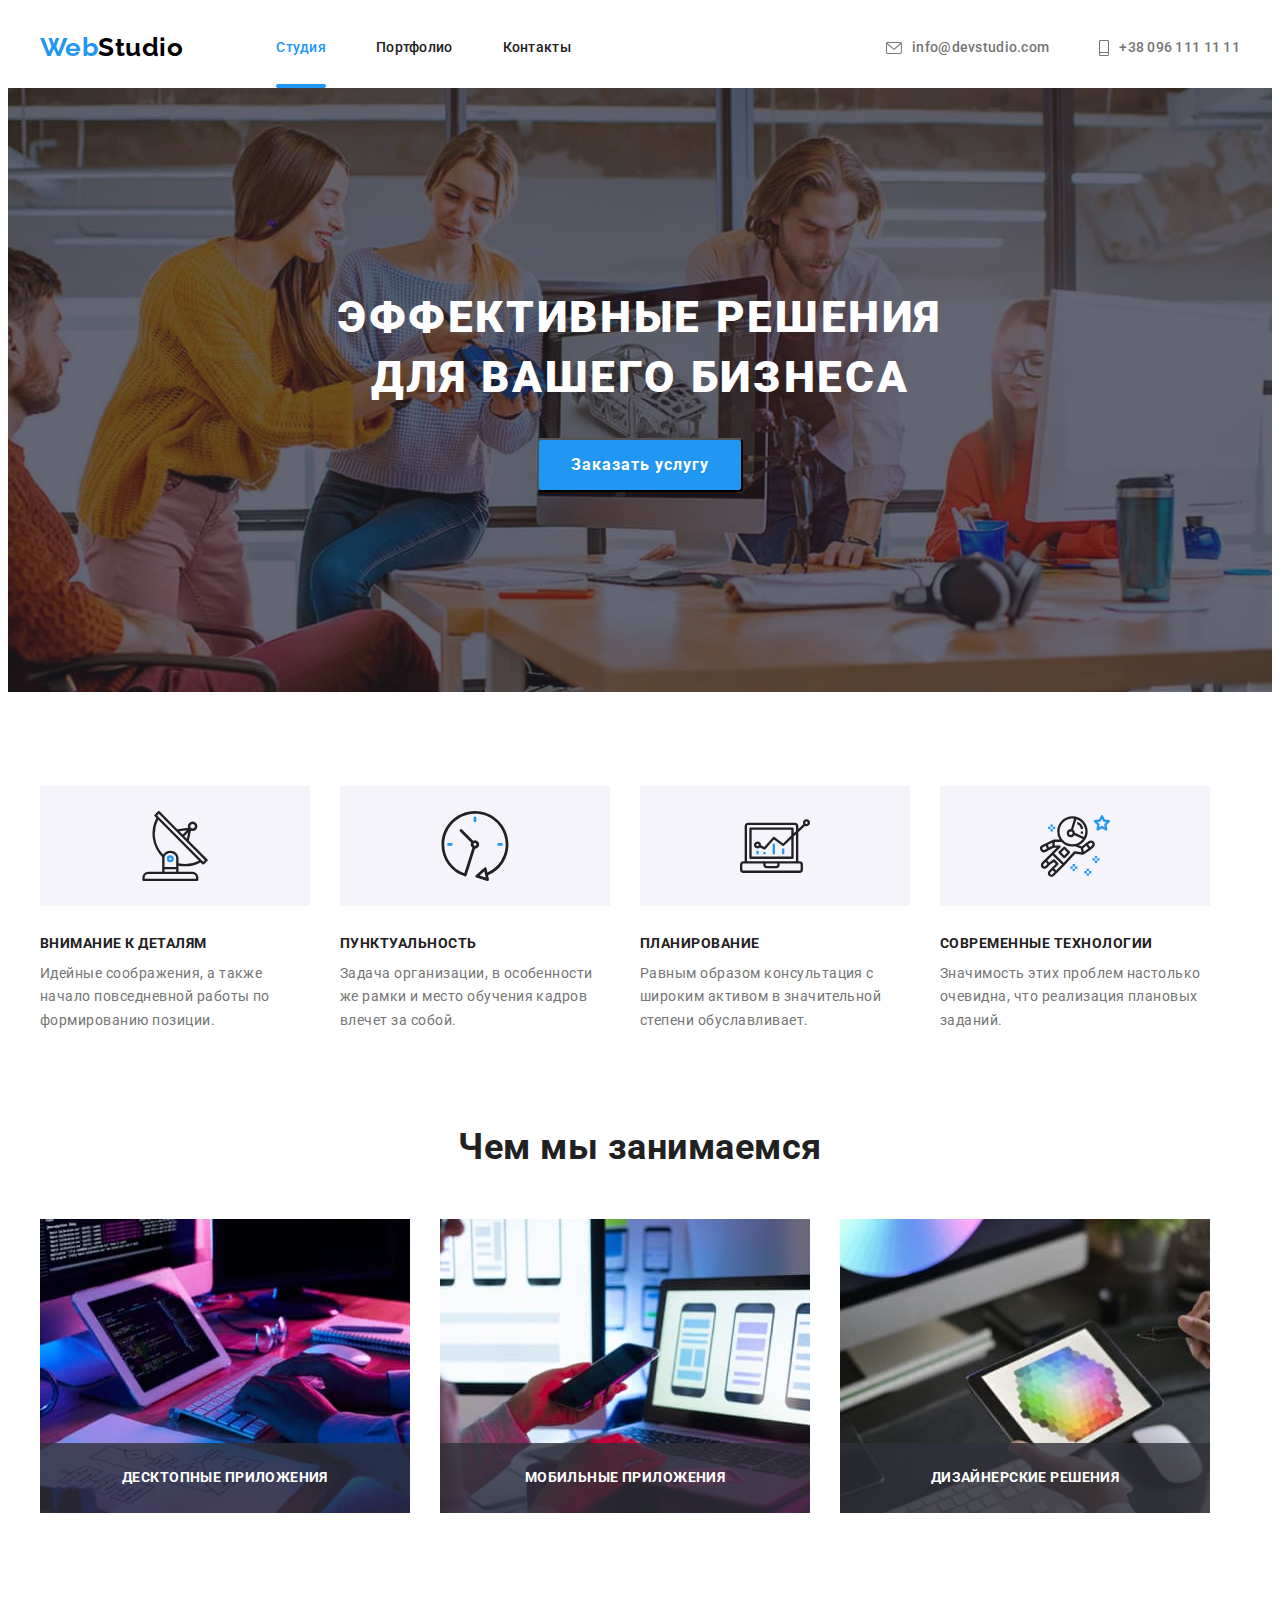
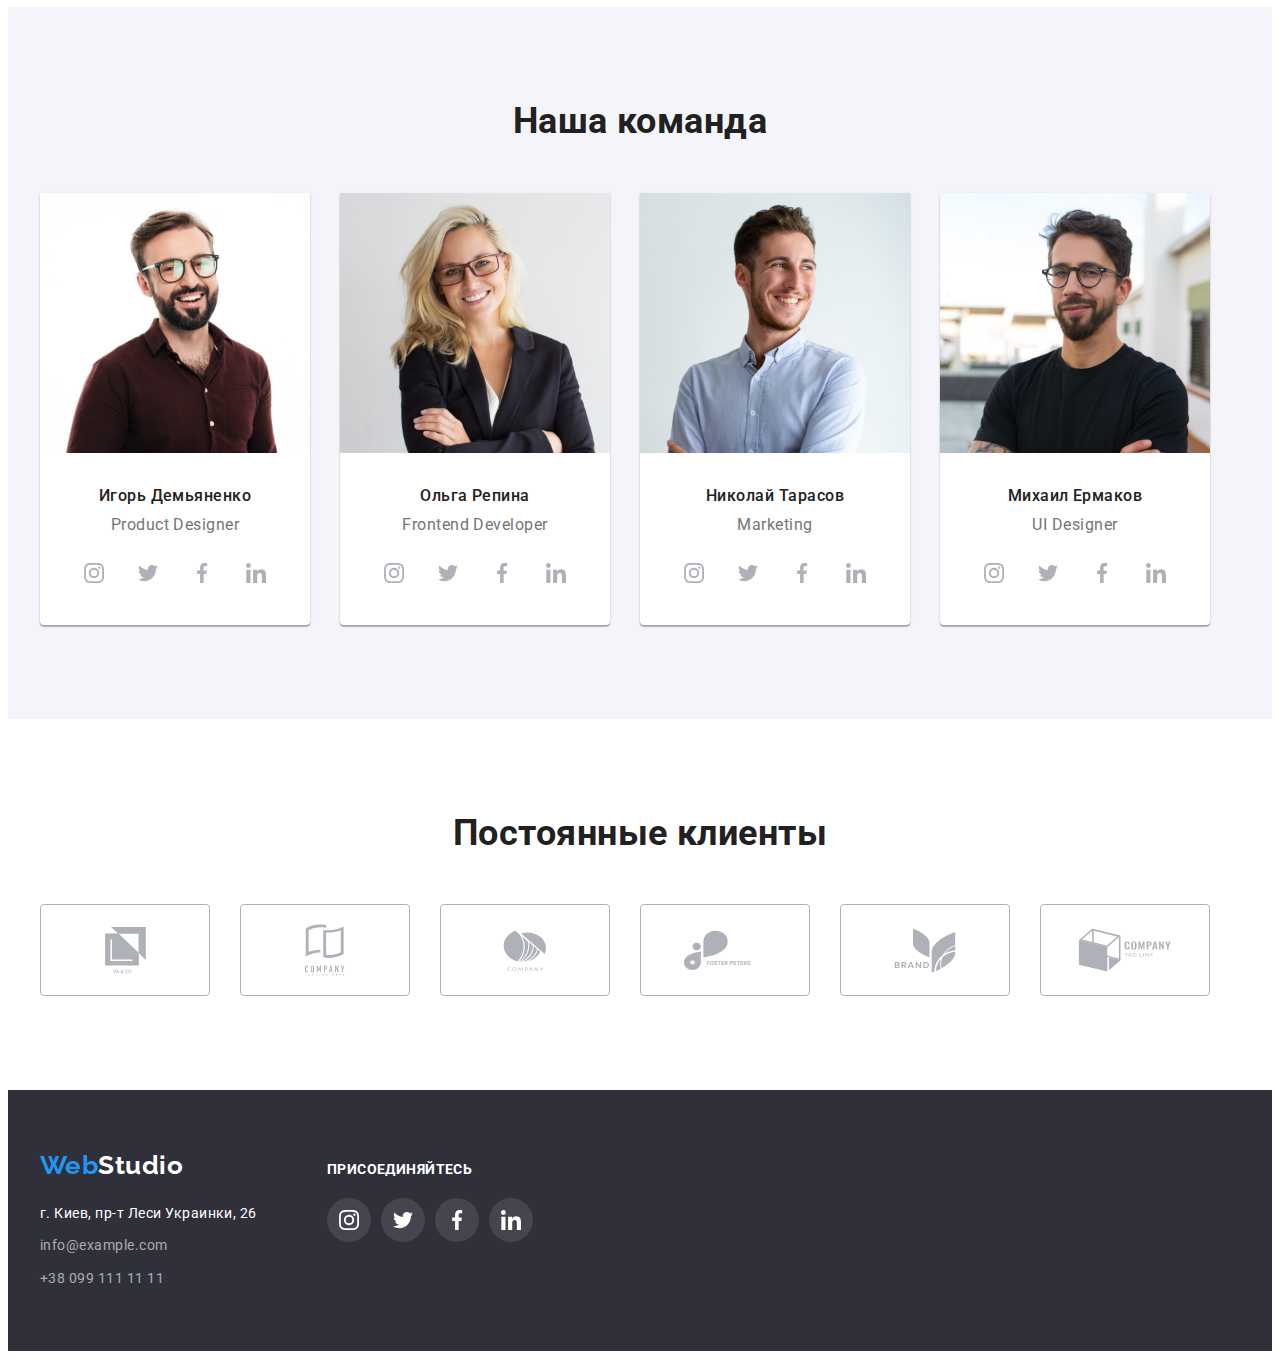
<file: index.html>
<!DOCTYPE html>
<html lang="ru">
  <head>
    <meta charset="UTF-8" />
    <meta http-equiv="X-UA-Compatible" content="IE=edge" />
    <meta name="viewport" content="width=device-width, initial-scale=1.0" />
    <title>Студия</title>
    <link rel="preconnect" href="https://fonts.googleapis.com" />
    <link rel="preconnect" href="https://fonts.gstatic.com" crossorigin />
    <link
      href="https://fonts.googleapis.com/css2?family=Raleway:wght@700&family=Roboto:wght@400;500;700;900&display=swap"
      rel="stylesheet"
    />
    <link
      rel="stylesheet"
      href="https://cdnjs.cloudflare.com/ajax/libs/modern-normalize/1.1.0/modern-normalize.min.css"
      integrity="sha512-wpPYUAdjBVSE4KJnH1VR1HeZfpl1ub8YT/NKx4PuQ5NmX2tKuGu6U/JRp5y+Y8XG2tV+wKQpNHVUX03MfMFn9Q=="
      crossorigin="anonymous"
      referrerpolicy="no-referrer"
    />
    <link rel="stylesheet" href="./css/styles.css" />
  </head>
  <body>
    <!--шапка-->
    <header class="page">
      <div class="container">
        <nav class="page-nav">
          <a class="page-nav-logo link" href="./index.html"
            ><span class="first-part-logo">Web</span><span class="second-part-logo">Studio</span></a
          >
          <ul class="page-nav-list list">
            <li class="item"><a class="link current" href="./index.html">Студия</a></li>
            <li class="item"><a class="link" href="./portfolio.html">Портфолио</a></li>
            <li class="item"><a class="link" href="">Контакты</a></li>
          </ul>
        </nav>

        <ul class="contacts list">
          <li class="item">
            <a class="link" href="mailto:info@devstudio.com"
              ><svg class="mail-icon" width="16px" height="12px">
                <use href="./images/svg/icons.svg#icon-mail"></use></svg
              >info@devstudio.com</a
            >
          </li>
          <li class="item">
            <a class="link" href="tel:+380961111111"
              ><svg class="phone-icon" width="10px" height="16px">
                <use href="./images/svg/icons.svg#icon-phone"></use></svg
              >+38 096 111 11 11</a
            >
          </li>
        </ul>
      </div>
    </header>
    <main>
      <!--секция герой-->
      <section class="hero">
        <h1 class="hero-title">Эффективные решения для вашего бизнеса</h1>
        <button class="hero-button" type="button" data-modal-open>Заказать услугу</button>
      </section>

      <!--наши приемущества-->
      <section class="advantages section">
        <div class="container">
          <h2 class="advantages-title visually-hidden">наши приемущества</h2>
          <ul class="advantages-list list">
            <li class="item">
              <div class="thumb">
                <svg class="icon" widht="70px" height="70px">
                  <use href="./images/svg/icons.svg#icon-antenna"></use>
                </svg>
              </div>
              <h3 class="title">Внимание к деталям</h3>
              <p class="text">
                Идейные соображения, а также начало повседневной работы по формированию позиции.
              </p>
            </li>
            <li class="item">
              <div class="thumb">
                <svg class="icon" widht="70px" height="70px">
                  <use href="./images/svg/icons.svg#icon-clock"></use>
                </svg>
              </div>
              <h3 class="title">Пунктуальность</h3>
              <p class="text">
                Задача организации, в особенности же рамки и место обучения кадров влечет за собой.
              </p>
            </li>
            <li class="item">
              <div class="thumb">
                <svg class="icon" widht="70px" height="70px">
                  <use href="./images/svg/icons.svg#icon-diagram"></use>
                </svg>
              </div>
              <h3 class="title">Планирование</h3>
              <p class="text">
                Равным образом консультация с широким активом в значительной степени обуславливает.
              </p>
            </li>
            <li class="item">
              <div class="thumb">
                <svg class="icon" widht="70px" height="70px">
                  <use href="./images/svg/icons.svg#icon-astronaut"></use>
                </svg>
              </div>
              <h3 class="title">Современные технологии</h3>
              <p class="text">
                Значимость этих проблем настолько очевидна, что реализация плановых заданий.
              </p>
            </li>
          </ul>
        </div>
      </section>
      <!-- Чем мы занимаемся -->
      <section class="possibilities section">
        <div class="container">
          <h2 class="possibilities-title title">Чем мы занимаемся</h2>
          <ul class="possibilities-list list">
            <li class="item">
              <img src="images/box1.jpg" width="370" alt="монитор с изображением кода страницы" />
              <div class="label"><p class="text">Десктопные приложения</p></div>
            </li>
            <li class="item">
              <img src="images/box2.jpg" width="370" alt="смартфон и ноутбук" />
              <div class="label"><p class="text">Мобильные приложения</p></div>
            </li>
            <li class="item">
              <img src="images/box3.jpg" width="370" alt="планшет в руке" />
              <div class="label"><p class="text">Дизайнерские решения</p></div>
            </li>
          </ul>
        </div>
      </section>
      <!-- наша команда -->
      <section class="team section">
        <div class="container">
          <h2 class="team-title title">Наша команда</h2>
          <ul class="team-list list">
            <li class="item">
              <img src="images/img1.jpg" width="270" alt="фото члена команды" />
              <div class="card-bottom">
                <h3 class="title">Игорь Демьяненко</h3>
                <p class="profession">Product Designer</p>
                <ul class="social list">
                  <li class="icon-item">
                    <a class="link" href="http://instagram.com"
                      ><svg class="icon">
                        <use href="./images/svg/icons.svg#icon-instagram"></use></svg
                    ></a>
                  </li>
                  <li class="icon-item">
                    <a class="link" href="http://twitter.com"
                      ><svg class="icon">
                        <use href="./images/svg/icons.svg#icon-twitter"></use></svg
                    ></a>
                  </li>
                  <li class="icon-item">
                    <a class="link" href="http://https://www.facebook.com/"
                      ><svg class="icon">
                        <use href="./images/svg/icons.svg#icon-facebook"></use></svg
                    ></a>
                  </li>
                  <li class="icon-item">
                    <a class="link" href="http://https://www.linkedin.com/"
                      ><svg class="icon">
                        <use href="./images/svg/icons.svg#icon-linkedin"></use></svg
                    ></a>
                  </li>
                </ul>
              </div>
            </li>
            <li class="item">
              <img src="images/img2.jpg" width="270" alt="фото члена команды" />
              <div class="card-bottom">
                <h3 class="title">Ольга Репина</h3>
                <p class="profession">Frontend Developer</p>
                <ul class="social list">
                  <li class="icon-item">
                    <a class="link" href="http://instagram.com"
                      ><svg class="icon">
                        <use href="./images/svg/icons.svg#icon-instagram"></use></svg
                    ></a>
                  </li>
                  <li class="icon-item">
                    <a class="link" href="http://twitter.com"
                      ><svg class="icon">
                        <use href="./images/svg/icons.svg#icon-twitter"></use></svg
                    ></a>
                  </li>
                  <li class="icon-item">
                    <a class="link" href="http://www.facebook.com/"
                      ><svg class="icon">
                        <use href="./images/svg/icons.svg#icon-facebook"></use></svg
                    ></a>
                  </li>
                  <li class="icon-item">
                    <a class="link" href="http://www.linkedin.com/"
                      ><svg class="icon">
                        <use href="./images/svg/icons.svg#icon-linkedin"></use></svg
                    ></a>
                  </li>
                </ul>
              </div>
            </li>
            <li class="item">
              <img src="images/img3.jpg" width="270" alt="фото члена команды" />
              <div class="card-bottom">
                <h3 class="title">Николай Тарасов</h3>
                <p class="profession">Marketing</p>
                <ul class="social list">
                  <li class="icon-item">
                    <a class="link" href="http://instagram.com"
                      ><svg class="icon">
                        <use href="./images/svg/icons.svg#icon-instagram"></use></svg
                    ></a>
                  </li>
                  <li class="icon-item">
                    <a class="link" href="http://twitter.com"
                      ><svg class="icon">
                        <use href="./images/svg/icons.svg#icon-twitter"></use></svg
                    ></a>
                  </li>
                  <li class="icon-item">
                    <a class="link" href="http://www.facebook.com/"
                      ><svg class="icon">
                        <use href="./images/svg/icons.svg#icon-facebook"></use></svg
                    ></a>
                  </li>
                  <li class="icon-item">
                    <a class="link" href="http://www.linkedin.com/"
                      ><svg class="icon">
                        <use href="./images/svg/icons.svg#icon-linkedin"></use></svg
                    ></a>
                  </li>
                </ul>
              </div>
            </li>
            <li class="item">
              <img src="images/img4.jpg" width="270" alt="фото члена команды" />
              <div class="card-bottom">
                <h3 class="title">Михаил Ермаков</h3>
                <p class="profession">UI Designer</p>
                <ul class="social list">
                  <li class="icon-item">
                    <a class="link" href="http://instagram.com"
                      ><svg class="icon">
                        <use href="./images/svg/icons.svg#icon-instagram"></use></svg
                    ></a>
                  </li>
                  <li class="icon-item">
                    <a class="link" href="http://twitter.com"
                      ><svg class="icon">
                        <use href="./images/svg/icons.svg#icon-twitter"></use></svg
                    ></a>
                  </li>
                  <li class="icon-item">
                    <a class="link" href="http://www.facebook.com/"
                      ><svg class="icon">
                        <use href="./images/svg/icons.svg#icon-facebook"></use></svg
                    ></a>
                  </li>
                  <li class="icon-item">
                    <a class="link" href="http://www.linkedin.com/"
                      ><svg class="icon">
                        <use href="./images/svg/icons.svg#icon-linkedin"></use></svg
                    ></a>
                  </li>
                </ul>
              </div>
            </li>
          </ul>
        </div>
      </section>
      <section class="clients section">
        <div class="container">
          <h2 class="clients-title title">Постоянные клиенты</h2>
          <ul class="clients-list list">
            <li class="item">
              <a class="link" href="http://"
                ><svg class="icon" width="41px" height="46.7px">
                  <use href="./images/svg/icons.svg#icon-Logo1"></use></svg
              ></a>
            </li>
            <li class="item">
              <a class="link" href="http://"
                ><svg class="icon" width="40px" height="52px">
                  <use href="./images/svg/icons.svg#icon-Logo2"></use></svg
              ></a>
            </li>
            <li class="item">
              <a class="link" href="http://"
                ><svg class="icon" width="43.46px" height="41.18px">
                  <use href="./images/svg/icons.svg#icon-Logo3"></use></svg
              ></a>
            </li>
            <li class="item">
              <a class="link" href="http://"
                ><svg class="icon" width="84.44px" height="40.62px">
                  <use href="./images/svg/icons.svg#icon-Logo4"></use></svg
              ></a>
            </li>
            <li class="item">
              <a class="link" href="http://"
                ><svg class="icon" width="62.54px" height="45.43px">
                  <use href="./images/svg/icons.svg#icon-Logo5"></use></svg
              ></a>
            </li>
            <li class="item">
              <a class="link" href="http://"
                ><svg class="icon" width="93.79px" height="43.93px">
                  <use href="./images/svg/icons.svg#icon-Logo6"></use></svg
              ></a>
            </li>
          </ul>
        </div>
      </section>
    </main>
    <!-- Футер -->
    <footer class="footer">
      <div class="container">
        <div class="address-block">
          <a class="page-nav-logo link" href="./index.html"
            ><span class="first-part-logo">Web</span><span class="second-part-logo">Studio</span></a
          >
          <address class="page-address">
            <p class="address">г. Киев, пр-т Леси Украинки, 26</p>
            <ul class="page-address-list list">
              <li class="item">
                <a class="link" href="mailto:info@example.com">info@example.com</a>
              </li>
              <li class="item"><a class="link" href="tel:+380991111111">+38 099 111 11 11</a></li>
            </ul>
          </address>
        </div>
        <div class="social-block">
          <h2 class="social-block-title title">ПРИСОЕДИНЯЙТЕСЬ</h2>
          <ul class="social-list list">
            <li class="item">
              <a class="link" href="http://instagram.com"
                ><svg class="icon" width="20px" height="20px">
                  <use href="./images/svg/icons.svg#icon-instagram"></use></svg
              ></a>
            </li>
            <li class="item">
              <a class="link" href="http://twitter.com"
                ><svg class="icon" width="20px" height="20px">
                  <use href="./images/svg/icons.svg#icon-twitter"></use></svg
              ></a>
            </li>
            <li class="item">
              <a class="link" href="http://facebook.com"
                ><svg class="icon" width="20px" height="20px">
                  <use href="./images/svg/icons.svg#icon-facebook"></use></svg
              ></a>
            </li>
            <li class="item">
              <a class="link" href="http://linkedin.com"
                ><svg class="icon" width="20px" height="20px">
                  <use href="./images/svg/icons.svg#icon-linkedin"></use></svg
              ></a>
            </li>
          </ul>
        </div>
      </div>
    </footer>
    <div class="backdrop is-hidden" data-modal>
      <div class="modal">
        <button type="button" class="close-btn" data-modal-close>
          <svg class="close-icon" width="18" height="18">
            <use href="./images/svg/icons.svg#icon-close"></use>
          </svg>
          <!-- <svg
            class="close-icon"
            width="11"
            height="11"
            viewBox="0 0 11 11"
            fill="none"
            xmlns="http://www.w3.org/2000/svg"
          >
            <path
              d="M11 1.10786L9.89214 0L5.5 4.39214L1.10786 0L0 1.10786L4.39214 5.5L0 9.89214L1.10786 11L5.5 6.60786L9.89214 11L11 9.89214L6.60786 5.5L11 1.10786Z"
              fill="black"
            />
          </svg> -->
        </button>
      </div>
    </div>
    <script src="./js/modal.js"></script>
  </body>
</html>
</file>
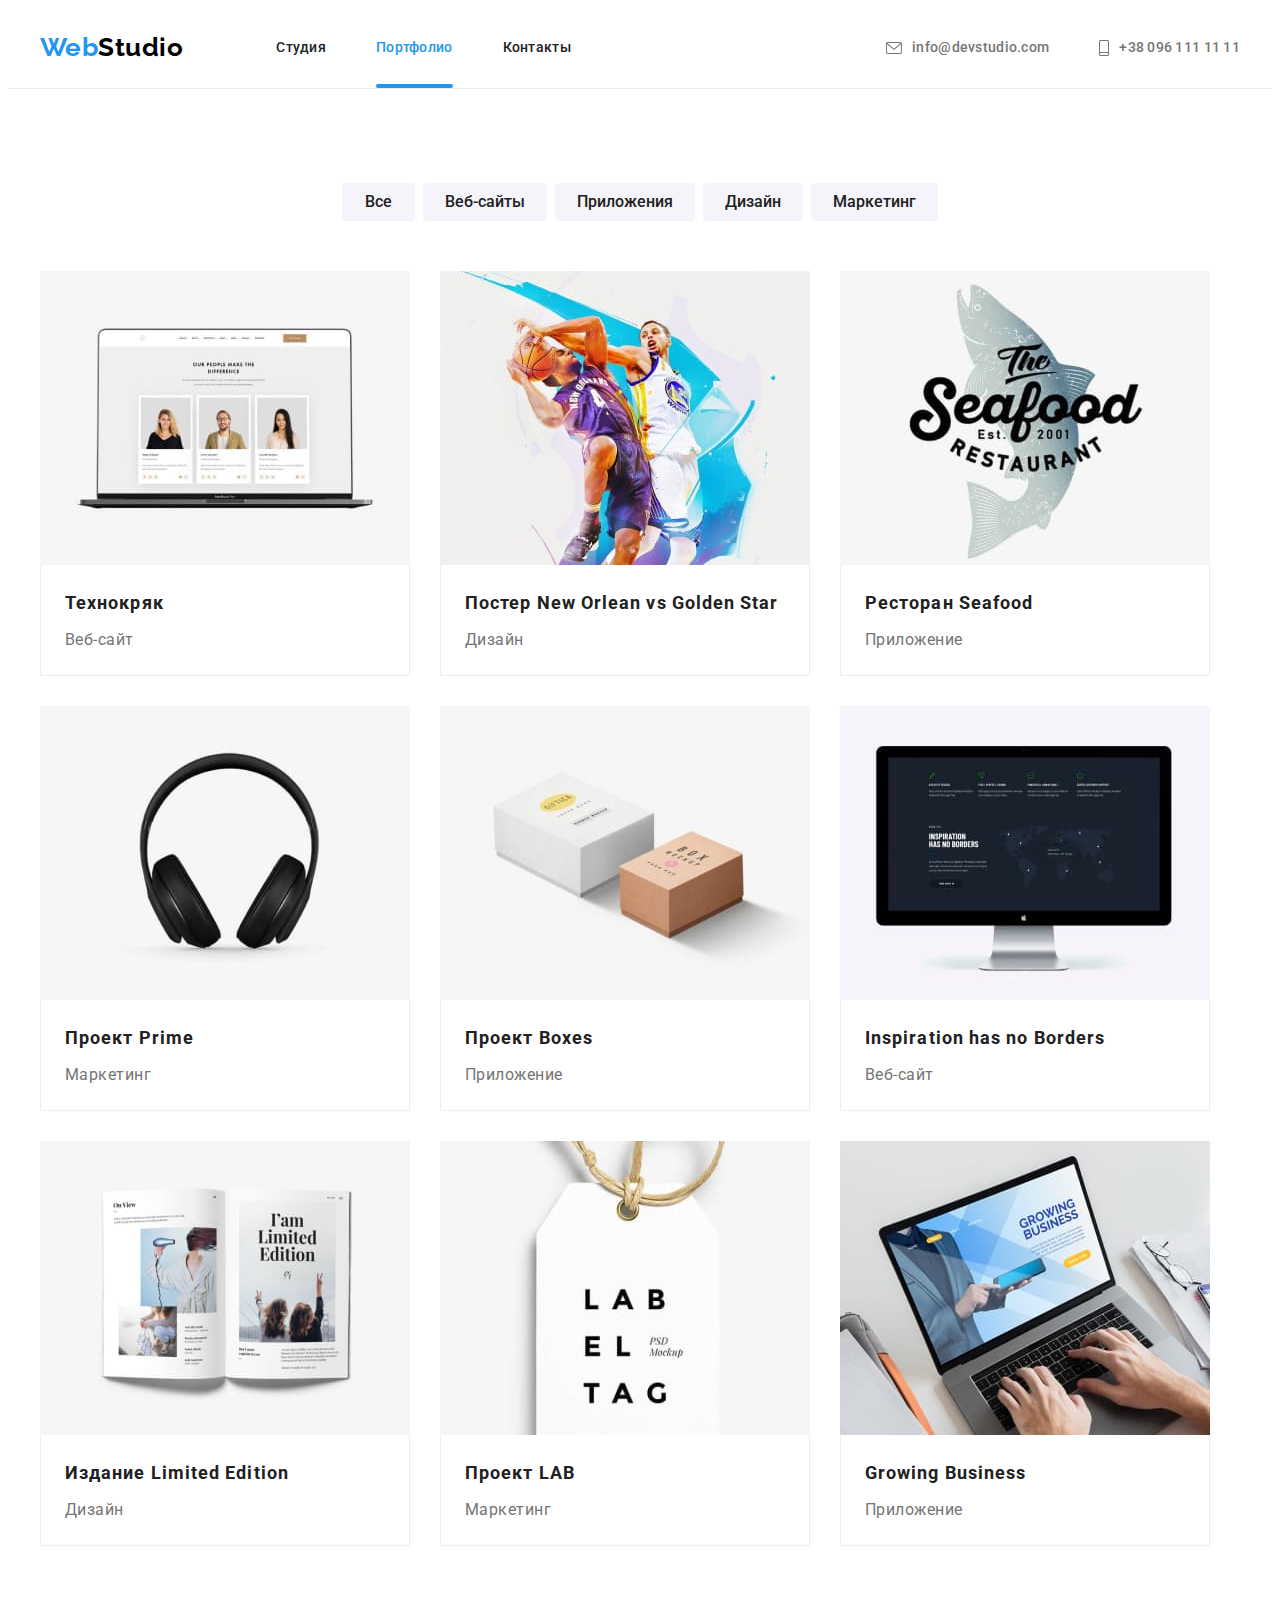
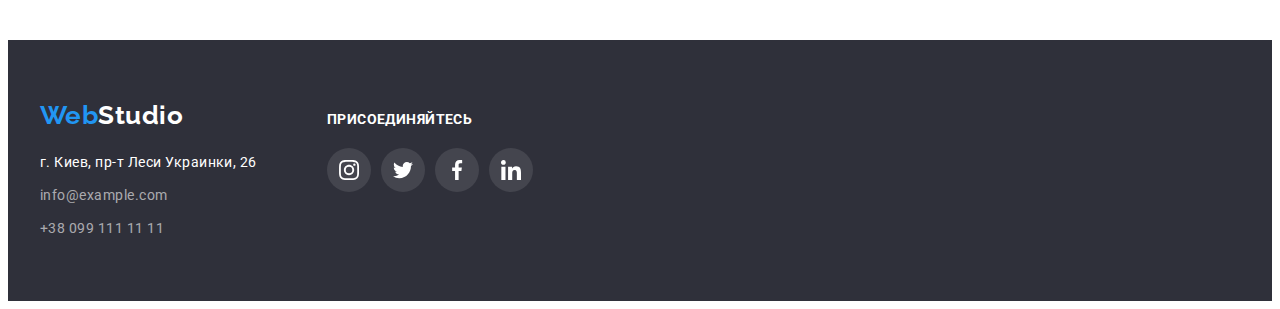
<file: portfolio.html>
<!DOCTYPE html>
<html lang="ru">
  <head>
    <meta charset="UTF-8" />
    <meta http-equiv="X-UA-Compatible" content="IE=edge" />
    <meta name="viewport" content="width=device-width, initial-scale=1.0" />
    <title>Портфолио</title>
    <link rel="preconnect" href="https://fonts.googleapis.com" />
    <link rel="preconnect" href="https://fonts.gstatic.com" crossorigin />
    <link
      href="https://fonts.googleapis.com/css2?family=Raleway:wght@700&family=Roboto:wght@400;500;700;900&display=swap"
      rel="stylesheet"
    />
    <link
      rel="stylesheet"
      href="https://cdnjs.cloudflare.com/ajax/libs/modern-normalize/1.1.0/modern-normalize.min.css"
      integrity="sha512-wpPYUAdjBVSE4KJnH1VR1HeZfpl1ub8YT/NKx4PuQ5NmX2tKuGu6U/JRp5y+Y8XG2tV+wKQpNHVUX03MfMFn9Q=="
      crossorigin="anonymous"
      referrerpolicy="no-referrer"
    />
    <link rel="stylesheet" href="./css/styles.css" />
  </head>
  <body>
    <!--шапка-->
    <header class="page line">
      <div class="container">
        <nav class="page-nav">
          <a class="page-nav-logo link" href="./index.html"
            ><span class="first-part-logo">Web</span><span class="second-part-logo">Studio</span></a
          >
          <ul class="page-nav-list list">
            <li class="item"><a class="link" href="./index.html">Студия</a></li>
            <li class="item"><a class="link current" href="./portfolio.html">Портфолио</a></li>
            <li class="item"><a class="link" href="">Контакты</a></li>
          </ul>
        </nav>

        <ul class="contacts list">
          <li class="item">
            <a class="link" href="mailto:info@devstudio.com"
              ><svg class="mail-icon" width="16px" height="12px">
                <use href="./images/svg/icons.svg#icon-mail"></use></svg
              >info@devstudio.com</a
            >
          </li>
          <li class="item">
            <a class="link" href="tel:+380961111111"
              ><svg class="phone-icon" width="10px" height="16px">
                <use href="./images/svg/icons.svg#icon-phone"></use></svg
              >+38 096 111 11 11</a
            >
          </li>
        </ul>
      </div>
    </header>
    <main>
      <section class="portfolio section">
        <div class="container">
          <h1 class="portfolio-title visually-hidden">Портфолио</h1>
          <ul class="portfolio-filter list">
            <li class="item"><button class="button" type="button">Все</button></li>
            <li class="item"><button class="button" type="button">Веб-сайты</button></li>
            <li class="item"><button class="button" type="button">Приложения</button></li>
            <li class="item"><button class="button" type="button">Дизайн</button></li>
            <li class="item"><button class="button" type="button">Маркетинг</button></li>
          </ul>
          <ul class="portfolio-list list">
            <li class="item">
              <a class="link" href="http://" target="_blank" rel="noopener noreferrer">
                <div class="product-thumb">
                  <img src="./images/img-portfolio.jpg" width="370" height="294" alt="ноутбук" />
                  <div class="product-overlay">
                    <p class="thumb-description">
                      Ресурс предлагает комплексные предложения с разным уровнем функционала и
                      сервисов. Все это позволит посетителю получить исчерпывающие сведения о компании
                      или частном лице.
                    </p>
                  </div>
                </div>
                <div class="bottom-part">
                  <h2 class="title">Технокряк</h2>
                  <p class="description">Веб-сайт</p>
                </div>
              </a>              
              
            </li>
            <li class="item">
              <a class="link" href="http://" target="_blank" rel="noopener noreferrer">
                <div class="product-thumb">
                  <img src="./images/img-portfolio2.jpg" width="370" height="294" alt="два баскетболиста" />
                  <div class="product-overlay">
                    <p class="thumb-description">
                      Ресурс предлагает комплексные предложения с разным уровнем функционала и
                      сервисов. Все это позволит посетителю получить исчерпывающие сведения о компании
                      или частном лице.
                    </p>
                  </div>
                </div>
                <div class="bottom-part">
                  <h2 class="title">Постер New Orlean vs Golden Star</h2>
                  <p class="description">Дизайн</p>
                </div>
              </a>
              
            </li>
            <li class="item">
              <a class="link" href="http://" target="_blank" rel="noopener noreferrer">
                <div class="product-thumb">
                  <img src="./images/img-portfolio3.jpg" width="370" height="294" alt="логотип ресторана" />
                  <div class="product-overlay">
                    <p class="thumb-description">
                      Ресурс предлагает комплексные предложения с разным уровнем функционала и
                      сервисов. Все это позволит посетителю получить исчерпывающие сведения о компании
                      или частном лице.
                    </p>
                  </div>
                </div>
                <div class="bottom-part">
                  <h2 class="title">Ресторан Seafood</h2>
                  <p class="description">Приложение</p>
                </div>
              </a>
              
            </li>
            <li class="item">
              <a class="link" href="http://" target="_blank" rel="noopener noreferrer">
                <div class="product-thumb">
                <img src="./images/img-portfolio4.jpg" width="370" height="294" alt="наушники" />
                <div class="product-overlay">
                  <p class="thumb-description">
                    Ресурс предлагает комплексные предложения с разным уровнем функционала и
                    сервисов. Все это позволит посетителю получить исчерпывающие сведения о компании
                    или частном лице.
                  </p>
                </div>
              </div>
              <div class="bottom-part">
                <h2 class="title">Проект Prime</h2>
                <p class="description">Маркетинг</p>
              </div>
              </a>
              
            </li>
            <li class="item">
              <a class="link" href="http://" target="_blank" rel="noopener noreferrer">
                <div class="product-thumb">
                  <img src="./images/img-portfolio5.jpg" width="370" height="294" alt="две коробки" />
                  <div class="product-overlay">
                    <p class="thumb-description">
                      Ресурс предлагает комплексные предложения с разным уровнем функционала и
                      сервисов. Все это позволит посетителю получить исчерпывающие сведения о компании
                      или частном лице.
                    </p>
                  </div>
                </div>
                <div class="bottom-part">
                  <h2 class="title">Проект Boxes</h2>
                  <p class="description">Приложение</p>
                </div>
              </a>
              
            </li>
            <li class="item">
              <a class="link" href="http://" target="_blank" rel="noopener noreferrer">
                <div class="product-thumb">
                  <img src="./images/img-portfolio6.jpg" width="370" height="294" alt="монитор" />
                  <div class="product-overlay">
                    <p class="thumb-description">
                      Ресурс предлагает комплексные предложения с разным уровнем функционала и
                      сервисов. Все это позволит посетителю получить исчерпывающие сведения о компании
                      или частном лице.
                    </p>
                  </div>
                </div>
                <div class="bottom-part">
                  <h2 class="title">Inspiration has no Borders</h2>
                  <p class="description">Веб-сайт</p>
                </div>
              </a>
              
            </li>
            <li class="item">
              <a class="link" href="http://" target="_blank" rel="noopener noreferrer">
                <div class="product-thumb">
                  <img src="./images/img-portfolio7.jpg" width="370" height="294" alt="развернутая книга" />
                  <div class="product-overlay">
                    <p class="thumb-description">
                      Ресурс предлагает комплексные предложения с разным уровнем функционала и
                      сервисов. Все это позволит посетителю получить исчерпывающие сведения о компании
                      или частном лице.
                    </p>
                  </div>
                </div>
                <div class="bottom-part">
                  <h2 class="title">Издание Limited Edition</h2>
                  <p class="description">Дизайн</p>
                </div>
              </a>
              
            </li>
            <li class="item">
              <a class="link" href="http://" target="_blank" rel="noopener noreferrer">
                <div class="product-thumb">
                  <img src="./images/img-portfolio8.jpg" width="370" height="294" alt="бумажный ярлык" />
                  <div class="product-overlay">
                    <p class="thumb-description">
                      Ресурс предлагает комплексные предложения с разным уровнем функционала и
                      сервисов. Все это позволит посетителю получить исчерпывающие сведения о компании
                      или частном лице.
                    </p>
                  </div>
                </div>
                <div class="bottom-part">
                  <h2 class="title">Проект LAB</h2>
                  <p class="description">Маркетинг</p>
                </div>
              </a>
              
            </li>
            <li class="item">
              <a class="link" href="http://" target="_blank" rel="noopener noreferrer">
                <div class="product-thumb">
                  <img src="./images/img-portfolio9.jpg" width="370" height="294" alt="руки на клавиатуре ноутбука" />
                  <div class="product-overlay">
                    <p class="thumb-description">
                      Ресурс предлагает комплексные предложения с разным уровнем функционала и
                      сервисов. Все это позволит посетителю получить исчерпывающие сведения о компании
                      или частном лице.
                    </p>
                  </div>
                </div>
                <div class="bottom-part">
                  <h2 class="title">Growing Business</h2>
                  <p class="description">Приложение</p>
                </div>
              </a>
              
            </li>
          </ul>
        </div>
      </section>
    </main>
    <!-- Футер -->
    <footer class="footer">
      <div class="container">
        <div class="address-block">
          <a class="page-nav-logo link" href="./index.html"
            ><span class="first-part-logo">Web</span><span class="second-part-logo">Studio</span></a
          >
          <address class="page-address">
            <p class="address">г. Киев, пр-т Леси Украинки, 26</p>
            <ul class="page-address-list list">
              <li class="item">
                <a class="link" href="mailto:info@example.com">info@example.com</a>
              </li>
              <li class="item"><a class="link" href="tel:+380991111111">+38 099 111 11 11</a></li>
            </ul>
          </address>
        </div>
        <div class="social-block">
          <h2 class="social-block-title title">ПРИСОЕДИНЯЙТЕСЬ</h2>
          <ul class="social-list list">
            <li class="item">
              <a class="link" href="http://instagram.com"
                ><svg class="icon" width="20px" height="20px">
                  <use href="./images/svg/icons.svg#icon-instagram"></use></svg
              ></a>
            </li>
            <li class="item">
              <a class="link" href="http://twitter.com"
                ><svg class="icon" width="20px" height="20px">
                  <use href="./images/svg/icons.svg#icon-twitter"></use></svg
              ></a>
            </li>
            <li class="item">
              <a class="link" href="http://facebook.com"
                ><svg class="icon" width="20px" height="20px">
                  <use href="./images/svg/icons.svg#icon-facebook"></use></svg
              ></a>
            </li>
            <li class="item">
              <a class="link" href="http://linkedin.com"
                ><svg class="icon" width="20px" height="20px">
                  <use href="./images/svg/icons.svg#icon-linkedin"></use></svg
              ></a>
            </li>
          </ul>
        </div>
      </div>
    </footer>
  </body>
</html>
</file>
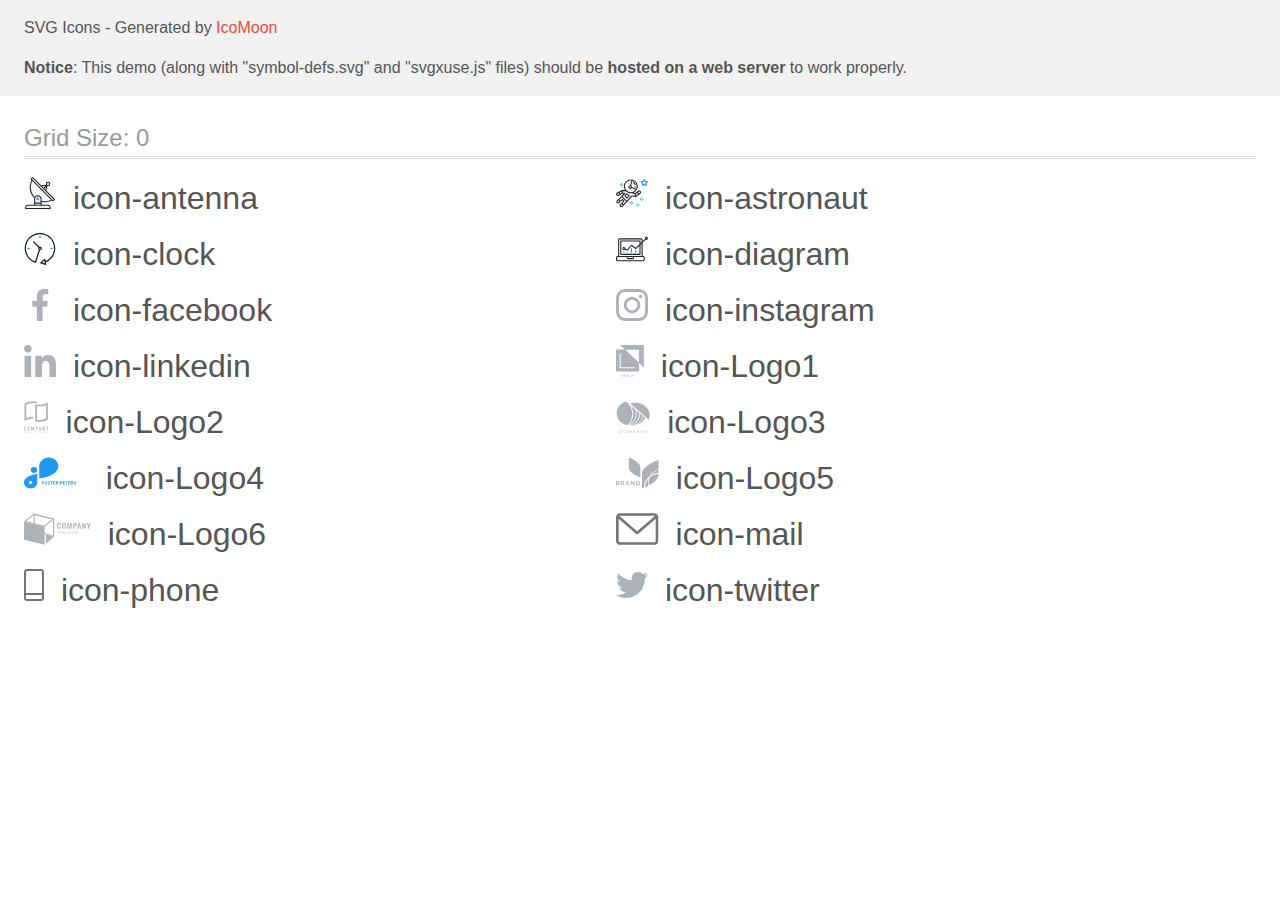
<file: images/svg/icomoon/demo-external-svg.html>
<!doctype html>
<html>
<head>
    <title>IcoMoon - SVG Icons</title>
    <meta charset="utf-8">
    <meta name="viewport" content="width=device-width, initial-scale=1">
    <link rel="stylesheet" href="demo-files/demo.css">
    <link rel="stylesheet" href="style.css">
</head>
<body>
<header class="bgc1 clearfix">
<div class="mhl">
    <p>SVG Icons - Generated by <a href="https://icomoon.io/app">IcoMoon</a></p><p><strong>Notice</strong>: This demo (along with "symbol-defs.svg" and "svgxuse.js" files) should be <b>hosted on a web server</b> to work properly.</p>
</div>
</header>
    <div class="clearfix mhl ptl">
        <h1 class="mvm mtn fgc1">Grid Size: 0</h1>
        <div class="glyph fs1">
            <div class="clearfix pbs">
                <svg class="icon icon-antenna"><use xlink:href="symbol-defs.svg#icon-antenna"></use></svg><span class="name"> icon-antenna</span>
            </div>
        </div>
        <div class="glyph fs1">
            <div class="clearfix pbs">
                <svg class="icon icon-astronaut"><use xlink:href="symbol-defs.svg#icon-astronaut"></use></svg><span class="name"> icon-astronaut</span>
            </div>
        </div>
        <div class="glyph fs1">
            <div class="clearfix pbs">
                <svg class="icon icon-clock"><use xlink:href="symbol-defs.svg#icon-clock"></use></svg><span class="name"> icon-clock</span>
            </div>
        </div>
        <div class="glyph fs1">
            <div class="clearfix pbs">
                <svg class="icon icon-diagram"><use xlink:href="symbol-defs.svg#icon-diagram"></use></svg><span class="name"> icon-diagram</span>
            </div>
        </div>
        <div class="glyph fs1">
            <div class="clearfix pbs">
                <svg class="icon icon-facebook"><use xlink:href="symbol-defs.svg#icon-facebook"></use></svg><span class="name"> icon-facebook</span>
            </div>
        </div>
        <div class="glyph fs1">
            <div class="clearfix pbs">
                <svg class="icon icon-instagram"><use xlink:href="symbol-defs.svg#icon-instagram"></use></svg><span class="name"> icon-instagram</span>
            </div>
        </div>
        <div class="glyph fs1">
            <div class="clearfix pbs">
                <svg class="icon icon-linkedin"><use xlink:href="symbol-defs.svg#icon-linkedin"></use></svg><span class="name"> icon-linkedin</span>
            </div>
        </div>
        <div class="glyph fs1">
            <div class="clearfix pbs">
                <svg class="icon icon-Logo1"><use xlink:href="symbol-defs.svg#icon-Logo1"></use></svg><span class="name"> icon-Logo1</span>
            </div>
        </div>
        <div class="glyph fs1">
            <div class="clearfix pbs">
                <svg class="icon icon-Logo2"><use xlink:href="symbol-defs.svg#icon-Logo2"></use></svg><span class="name"> icon-Logo2</span>
            </div>
        </div>
        <div class="glyph fs1">
            <div class="clearfix pbs">
                <svg class="icon icon-Logo3"><use xlink:href="symbol-defs.svg#icon-Logo3"></use></svg><span class="name"> icon-Logo3</span>
            </div>
        </div>
        <div class="glyph fs1">
            <div class="clearfix pbs">
                <svg class="icon icon-Logo4"><use xlink:href="symbol-defs.svg#icon-Logo4"></use></svg><span class="name"> icon-Logo4</span>
            </div>
        </div>
        <div class="glyph fs1">
            <div class="clearfix pbs">
                <svg class="icon icon-Logo5"><use xlink:href="symbol-defs.svg#icon-Logo5"></use></svg><span class="name"> icon-Logo5</span>
            </div>
        </div>
        <div class="glyph fs1">
            <div class="clearfix pbs">
                <svg class="icon icon-Logo6"><use xlink:href="symbol-defs.svg#icon-Logo6"></use></svg><span class="name"> icon-Logo6</span>
            </div>
        </div>
        <div class="glyph fs1">
            <div class="clearfix pbs">
                <svg class="icon icon-mail"><use xlink:href="symbol-defs.svg#icon-mail"></use></svg><span class="name"> icon-mail</span>
            </div>
        </div>
        <div class="glyph fs1">
            <div class="clearfix pbs">
                <svg class="icon icon-phone"><use xlink:href="symbol-defs.svg#icon-phone"></use></svg><span class="name"> icon-phone</span>
            </div>
        </div>
        <div class="glyph fs1">
            <div class="clearfix pbs">
                <svg class="icon icon-twitter"><use xlink:href="symbol-defs.svg#icon-twitter"></use></svg><span class="name"> icon-twitter</span>
            </div>
        </div>
  </div>
<script defer src="svgxuse.js"></script>
</body>
</html>
</file>
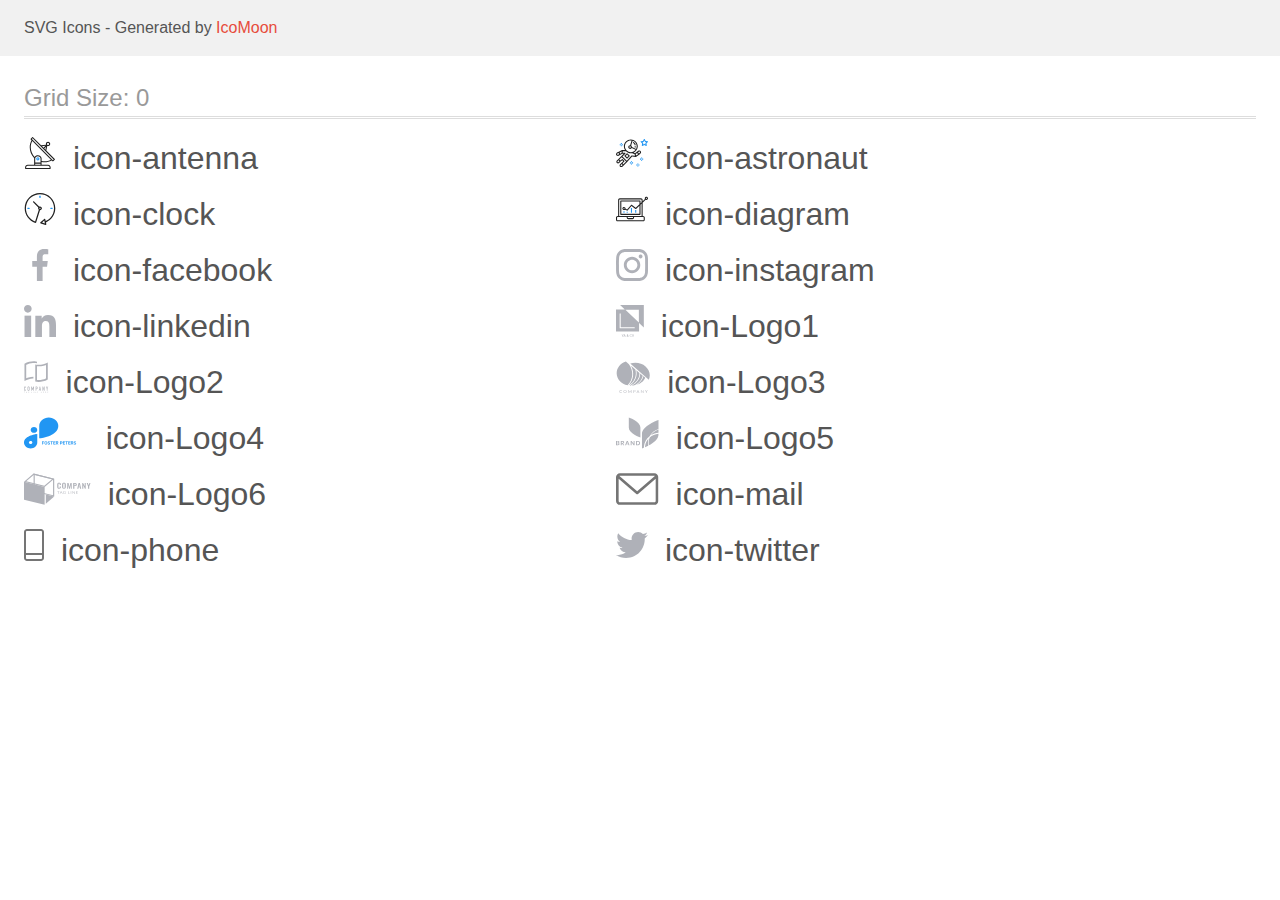
<file: images/svg/icomoon/demo.html>
<!doctype html>
<html>
<head>
    <title>IcoMoon - SVG Icons</title>
    <meta charset="utf-8">
    <meta name="viewport" content="width=device-width, initial-scale=1">
    <link rel="stylesheet" href="demo-files/demo.css">
    <link rel="stylesheet" href="style.css">
</head>
<body>
<svg aria-hidden="true" style="position: absolute; width: 0; height: 0; overflow: hidden;" version="1.1" xmlns="http://www.w3.org/2000/svg" xmlns:xlink="http://www.w3.org/1999/xlink">
<defs>
<symbol id="icon-antenna" viewBox="0 0 32 32">
<path fill="#212121" style="fill: var(--color1, #212121)" d="M30.773 22.098l-8.443-8.505 0.937-4.615c0.242 0.094 0.499 0.144 0.758 0.146h0.006c1.192 0.014 2.17-0.941 2.184-2.133s-0.941-2.17-2.133-2.184c-1.192-0.014-2.17 0.941-2.184 2.133-0.003 0.255 0.039 0.509 0.125 0.749l-4.96 0.605-8.091-8.133c-0.099-0.101-0.235-0.159-0.377-0.16-0.14 0.001-0.274 0.056-0.373 0.155l-1.513 1.504c-0.208 0.208-0.208 0.546 0 0.754l0.814 0.826c-3.153 5.798-2.129 12.978 2.519 17.663 0.043 0.041 0.092 0.074 0.146 0.098-0.034 0.18-0.051 0.364-0.052 0.547v6.187h-6.4c-1.472 0.002-2.665 1.195-2.667 2.667v1.067c0 0.295 0.239 0.533 0.533 0.533h24.533c0.295 0 0.533-0.239 0.533-0.533v-1.067c-0.002-1.472-1.195-2.665-2.667-2.667h-6.4v-2.742c1.003 0.21 2.024 0.317 3.049 0.32 2.458-0.003 4.877-0.615 7.040-1.783l0.818 0.823c0.099 0.101 0.235 0.159 0.377 0.16 0.14-0.001 0.274-0.056 0.373-0.155l1.513-1.504c0.208-0.208 0.208-0.546 0-0.754zM23.28 6.233c0.418-0.415 1.093-0.414 1.508 0.004s0.414 1.093-0.004 1.508c-0.2 0.199-0.47 0.31-0.752 0.31h-0.003c-0.589-0.003-1.064-0.483-1.061-1.072 0.002-0.282 0.115-0.552 0.314-0.751h-0.002zM22.024 9.738l-0.598 2.946-1.175-1.182 1.774-1.763zM21.419 8.836l-1.92 1.909-1.485-1.493 3.405-0.415zM24.004 28.8c0.884 0 1.6 0.716 1.6 1.6v0.533h-23.467v-0.533c0-0.884 0.716-1.6 1.6-1.6h20.267zM16.537 26.667v1.067h-5.333v-1.067h5.333zM11.204 25.6v-4.053c0-1.294 1.196-2.347 2.667-2.347s2.667 1.053 2.667 2.347v4.053h-5.333zM17.604 23.904v-2.357c0-1.882-1.675-3.413-3.733-3.413-1.331-0.020-2.576 0.657-3.281 1.786-4.058-4.274-4.971-10.645-2.279-15.887l18.602 18.708c-2.872 1.461-6.165 1.873-9.309 1.163zM28.893 23.22l-21.057-21.181 0.755-0.752 7.935 7.98c0.004 0 0.006 0.007 0.010 0.010l13.115 13.191-0.757 0.752z"></path>
<path fill="#2196f3" style="fill: var(--color2, #2196f3)" d="M13.876 20.267h-0.005c-0.884-0.001-1.601 0.714-1.602 1.598s0.714 1.601 1.598 1.602h0.005c0.884 0.001 1.601-0.714 1.602-1.598s-0.714-1.601-1.598-1.602zM14.249 22.245c-0.1 0.1-0.236 0.156-0.378 0.155-0.295-0.002-0.532-0.242-0.531-0.536 0.001-0.141 0.057-0.276 0.157-0.375s0.233-0.154 0.373-0.155c0.295 0.002 0.532 0.241 0.53 0.536-0.001 0.141-0.057 0.276-0.157 0.375h0.005z"></path>
</symbol>
<symbol id="icon-astronaut" viewBox="0 0 32 32">
<path fill="#2196f3" style="fill: var(--color2, #2196f3)" d="M31.974 4.524c-0.063-0.193-0.229-0.333-0.43-0.363l-1.91-0.278-0.855-1.731c-0.179-0.365-0.777-0.365-0.956 0l-0.855 1.731-1.91 0.278c-0.201 0.029-0.367 0.17-0.431 0.363-0.062 0.193-0.011 0.405 0.135 0.547l1.383 1.348-0.326 1.903c-0.034 0.2 0.048 0.402 0.212 0.522 0.166 0.121 0.382 0.135 0.562 0.040l1.709-0.899 1.709 0.899c0.078 0.041 0.164 0.061 0.249 0.061 0.11 0 0.221-0.034 0.314-0.102 0.164-0.119 0.246-0.322 0.212-0.522l-0.326-1.903 1.383-1.348c0.145-0.142 0.197-0.354 0.135-0.547zM29.511 5.851c-0.125 0.122-0.183 0.299-0.153 0.472l0.191 1.114-1-0.526c-0.078-0.041-0.163-0.061-0.249-0.061s-0.17 0.020-0.249 0.061l-1.001 0.526 0.191-1.114c0.030-0.173-0.028-0.349-0.153-0.472l-0.81-0.789 1.119-0.163c0.174-0.025 0.324-0.134 0.402-0.292l0.5-1.013 0.5 1.013c0.078 0.157 0.228 0.267 0.402 0.292l1.119 0.163-0.809 0.789z"></path>
<path fill="#2196f3" style="fill: var(--color2, #2196f3)" d="M26.134 20.522h-1.067v1.067h1.067v-1.067z"></path>
<path fill="#2196f3" style="fill: var(--color2, #2196f3)" d="M26.134 22.656h-1.067v1.067h1.067v-1.067z"></path>
<path fill="#2196f3" style="fill: var(--color2, #2196f3)" d="M27.2 21.589h-1.067v1.067h1.067v-1.067z"></path>
<path fill="#2196f3" style="fill: var(--color2, #2196f3)" d="M25.067 21.589h-1.067v1.067h1.067v-1.067z"></path>
<path fill="#2196f3" style="fill: var(--color2, #2196f3)" d="M22.4 26.389h-1.067v1.067h1.067v-1.067z"></path>
<path fill="#2196f3" style="fill: var(--color2, #2196f3)" d="M22.4 28.522h-1.067v1.067h1.067v-1.067z"></path>
<path fill="#2196f3" style="fill: var(--color2, #2196f3)" d="M23.467 27.456h-1.067v1.067h1.067v-1.067z"></path>
<path fill="#2196f3" style="fill: var(--color2, #2196f3)" d="M21.333 27.456h-1.067v1.067h1.067v-1.067z"></path>
<path fill="#2196f3" style="fill: var(--color2, #2196f3)" d="M16 24.256h-1.067v1.067h1.067v-1.067z"></path>
<path fill="#2196f3" style="fill: var(--color2, #2196f3)" d="M16 26.389h-1.067v1.067h1.067v-1.067z"></path>
<path fill="#2196f3" style="fill: var(--color2, #2196f3)" d="M17.067 25.322h-1.067v1.067h1.067v-1.067z"></path>
<path fill="#2196f3" style="fill: var(--color2, #2196f3)" d="M14.933 25.322h-1.067v1.067h1.067v-1.067z"></path>
<path fill="#2196f3" style="fill: var(--color2, #2196f3)" d="M5.867 6.122h-1.067v1.067h1.067v-1.067z"></path>
<path fill="#2196f3" style="fill: var(--color2, #2196f3)" d="M5.867 8.255h-1.067v1.067h1.067v-1.067z"></path>
<path fill="#2196f3" style="fill: var(--color2, #2196f3)" d="M6.933 7.189h-1.067v1.067h1.067v-1.067z"></path>
<path fill="#2196f3" style="fill: var(--color2, #2196f3)" d="M4.8 7.189h-1.067v1.067h1.067v-1.067z"></path>
<path fill="#212121" style="fill: var(--color1, #212121)" d="M24.715 14.159c-0.287-0.388-0.709-0.637-1.188-0.705-0.481-0.068-0.956 0.058-1.34 0.352l-1.252 0.96-1.898 1.417-1.358-0.541c2.421-1.086 4.114-3.508 4.114-6.32 0-3.823-3.123-6.933-6.961-6.933s-6.961 3.11-6.961 6.933c0 1.386 0.414 2.674 1.12 3.758l-2.764-0.024c-0.002 0-0.003 0-0.005 0-0.009 0-0.015 0.004-0.023 0.005-0.053 0.002-0.105 0.013-0.155 0.031-0.013 0.005-0.026 0.008-0.038 0.013-0.006 0.003-0.013 0.003-0.019 0.006l-3.233 1.596c-0.001 0-0.001 0-0.001 0.001l-1.893 0.911c-0.021 0.009-0.042 0.021-0.063 0.035-0.755 0.502-1.012 1.489-0.598 2.295 0.22 0.429 0.595 0.745 1.056 0.889 0.178 0.055 0.359 0.083 0.539 0.083 0.29 0 0.577-0.071 0.839-0.211l1.388-0.738 2.264-1.169 1.357-0.008-5.442 5.416c-0.001 0.001-0.001 0.001-0.002 0.001l-1.339 1.333c-0.316 0.315-0.49 0.732-0.49 1.178s0.174 0.863 0.49 1.179c0.325 0.323 0.752 0.485 1.179 0.485s0.854-0.162 1.18-0.485l1.314-1.309 1.741-1.3 0.901 0.897-1.762 1.754c-0 0.001-0.001 0.001-0.002 0.001l-1.339 1.333c-0.316 0.315-0.49 0.732-0.49 1.178s0.174 0.863 0.49 1.179c0.325 0.323 0.753 0.485 1.18 0.485s0.855-0.162 1.18-0.485l3.482-3.467c0.001-0.001 0.001-0.001 0.001-0.002l1.010-1-0.004-0.004c0.006-0.006 0.015-0.009 0.022-0.015l5.166-5.658 3.471 0.494c0.025 0.004 0.050 0.005 0.075 0.005 0.065 0 0.127-0.015 0.187-0.038 0.018-0.006 0.033-0.015 0.050-0.023 0.019-0.010 0.039-0.015 0.058-0.027l3.213-2.133c0.012-0.008 0.018-0.021 0.029-0.029 0.013-0.010 0.029-0.014 0.041-0.026l1.271-1.191c0.662-0.62 0.753-1.635 0.212-2.362zM2.13 17.77c-0.173 0.093-0.37 0.111-0.558 0.052-0.187-0.058-0.338-0.186-0.427-0.358-0.161-0.314-0.068-0.695 0.214-0.902l1.314-0.632 0.449 1.312-0.992 0.528zM5.628 15.942l-1.548 0.8-0.439-1.283 2.027-1.001-0.040 1.484zM20.727 9.322c0 0.918-0.219 1.785-0.599 2.559l-4.181-1.899c-0.044-0.573-0.341-1.075-0.788-1.388l1.464-4.86c2.378 0.756 4.105 2.974 4.105 5.588zM8.938 9.322c0-3.235 2.644-5.867 5.894-5.867 0.253 0 0.5 0.021 0.745 0.052l-1.432 4.754c-0.019-0.001-0.037-0.006-0.057-0.006-1.033 0-1.873 0.837-1.873 1.867s0.84 1.867 1.873 1.867c0.694 0 1.294-0.383 1.618-0.945l3.862 1.755c-1.075 1.446-2.795 2.39-4.737 2.39-3.25 0-5.894-2.632-5.894-5.867zM14.894 10.122c0 0.441-0.362 0.8-0.806 0.8s-0.806-0.359-0.806-0.8c0-0.441 0.362-0.8 0.806-0.8s0.806 0.359 0.806 0.8zM2.465 25.146c-0.236 0.234-0.619 0.234-0.854 0.001-0.114-0.114-0.176-0.263-0.176-0.423s0.062-0.309 0.176-0.421l0.962-0.958 0.851 0.848-0.959 0.955zM5.679 28.88c-0.236 0.234-0.619 0.235-0.855 0.001-0.114-0.114-0.176-0.263-0.176-0.423s0.062-0.309 0.176-0.421l0.963-0.959 0.852 0.848-0.96 0.955zM9.16 25.411c-0.001 0-0.001 0-0.002 0.001l-1.765 1.76-0.852-0.848 1.763-1.755c0 0 0 0 0-0s0.001-0.001 0.002-0.001c0.040-0.040 0.065-0.088 0.090-0.135 0.007-0.014 0.020-0.026 0.026-0.040 0.017-0.041 0.019-0.085 0.026-0.129 0.003-0.025 0.014-0.047 0.014-0.073 0-0.036-0.013-0.070-0.020-0.106-0.006-0.032-0.006-0.065-0.019-0.095-0.020-0.050-0.055-0.094-0.091-0.138-0.010-0.012-0.014-0.027-0.025-0.038 0 0 0 0-0.001 0s-0.001-0.002-0.001-0.002l-1.607-1.6c-0.017-0.017-0.039-0.024-0.058-0.038-0.028-0.022-0.055-0.042-0.087-0.058-0.030-0.015-0.061-0.024-0.093-0.033-0.034-0.010-0.067-0.017-0.103-0.020-0.033-0.002-0.063 0.001-0.095 0.005-0.036 0.004-0.069 0.009-0.104 0.020-0.034 0.011-0.063 0.027-0.094 0.045-0.020 0.011-0.042 0.015-0.061 0.029l-1.773 1.324-0.901-0.897 2.399-2.386 4.361 4.289-0.928 0.919zM15.979 18.394c-0.015-0.002-0.030 0.004-0.045 0.003-0.039-0.002-0.076 0.001-0.115 0.007-0.030 0.005-0.059 0.011-0.088 0.021-0.034 0.012-0.065 0.028-0.097 0.047-0.030 0.018-0.057 0.037-0.083 0.061-0.013 0.011-0.028 0.017-0.040 0.029l-4.698 5.146-4.328-4.257 2.833-2.818c0.209-0.208 0.21-0.546 0.002-0.755-0.105-0.105-0.243-0.157-0.381-0.156v-0.001l-2.219 0.013 0.028-1.607 3.104 0.027c1.265 1.294 3.029 2.101 4.981 2.101 0.437 0 0.864-0.045 1.279-0.123 0.040 0.032 0.079 0.065 0.13 0.085l2.41 0.96 0.331 1.644-3.003-0.427zM20.020 18.572l-0.313-1.558 1.446-1.080 0.947 1.257-2.080 1.381zM23.774 15.741l-0.838 0.785-0.931-1.236 0.831-0.637c0.155-0.119 0.351-0.168 0.543-0.143 0.193 0.027 0.364 0.128 0.48 0.284 0.217 0.292 0.18 0.699-0.085 0.947z"></path>
<path fill="#212121" style="fill: var(--color1, #212121)" d="M13.602 18.544l-2.143-2.133c-0.207-0.207-0.545-0.207-0.753 0l-2.142 2.133c-0.1 0.101-0.157 0.236-0.157 0.378s0.056 0.278 0.157 0.378l2.142 2.133c0.104 0.103 0.241 0.155 0.377 0.155s0.273-0.052 0.376-0.155l2.143-2.133c0.1-0.1 0.157-0.236 0.157-0.378s-0.057-0.278-0.157-0.378zM11.083 20.303l-1.387-1.381 1.387-1.381 1.387 1.381-1.387 1.381z"></path>
<path fill="#212121" style="fill: var(--color1, #212121)" d="M17.164 5.071l-0.258 1.036c0.071 0.018 1.738 0.452 1.738 2.149h1.067c-0-2.017-1.666-2.965-2.547-3.185z"></path>
<path fill="#212121" style="fill: var(--color1, #212121)" d="M19.711 9.322h-1.067v1.067h1.067v-1.067z"></path>
</symbol>
<symbol id="icon-clock" viewBox="0 0 32 32">
<path fill="#212121" style="fill: var(--color1, #212121)" d="M31.297 15.301c-0.002-8.452-6.855-15.303-15.308-15.301s-15.303 6.855-15.301 15.308c0.001 6.658 4.307 12.551 10.649 14.576 0.061 0.019 0.124 0.029 0.187 0.029 0.121-0 0.239-0.032 0.342-0.094 0.135-0.080 0.236-0.207 0.283-0.356l3.865-12.25c1.057-0.005 1.909-0.866 1.903-1.923s-0.866-1.909-1.923-1.903c-0.284 0.001-0.565 0.067-0.82 0.191l-5.106-5.107c-0.253-0.245-0.657-0.238-0.902 0.016-0.239 0.247-0.239 0.639 0 0.886l5.103 5.109c-0.392 0.799-0.168 1.764 0.536 2.309l-3.683 11.673c-7.278-2.681-11.004-10.754-8.323-18.032s10.754-11.004 18.032-8.323 11.004 10.754 8.323 18.032c-1.31 3.556-4.001 6.431-7.462 7.973l-0.398-1.874c-0.073-0.344-0.411-0.565-0.756-0.492-0.109 0.023-0.209 0.074-0.292 0.148l-3.837 3.426c-0.263 0.234-0.287 0.637-0.052 0.9 0.076 0.085 0.174 0.149 0.283 0.184l4.899 1.563c0.335 0.108 0.694-0.077 0.802-0.412 0.034-0.106 0.040-0.219 0.017-0.328l-0.391-1.839c5.664-2.388 9.342-7.942 9.329-14.089zM15.992 14.664c0.352 0 0.638 0.286 0.638 0.638s-0.286 0.638-0.638 0.638c-0.352 0-0.638-0.285-0.638-0.638s0.285-0.638 0.638-0.638zM18.093 29.528l2.184-1.948 0.603 2.84-2.787-0.892z"></path>
<path fill="#2196f3" style="fill: var(--color2, #2196f3)" d="M15.354 3.185v1.275c0 0.352 0.285 0.638 0.638 0.638s0.638-0.285 0.638-0.638v-1.275c0-0.352-0.286-0.638-0.638-0.638s-0.638 0.286-0.638 0.638z"></path>
<path fill="#2196f3" style="fill: var(--color2, #2196f3)" d="M3.876 14.664c-0.352 0-0.638 0.286-0.638 0.638s0.285 0.638 0.638 0.638h1.275c0.352 0 0.638-0.285 0.638-0.638s-0.285-0.638-0.638-0.638h-1.275z"></path>
<path fill="#2196f3" style="fill: var(--color2, #2196f3)" d="M28.108 15.939c0.352 0 0.638-0.285 0.638-0.638s-0.285-0.638-0.638-0.638h-1.275c-0.352 0-0.638 0.286-0.638 0.638s0.286 0.638 0.638 0.638h1.275z"></path>
</symbol>
<symbol id="icon-diagram" viewBox="0 0 32 32">
<path fill="#2196f3" style="fill: var(--color2, #2196f3)" d="M14.926 14.965h1.066v4.798h-1.066v-4.797z"></path>
<path fill="#2196f3" style="fill: var(--color2, #2196f3)" d="M19.19 17.097h1.066v2.665h-1.066v-2.665z"></path>
<path fill="#2196f3" style="fill: var(--color2, #2196f3)" d="M10.661 18.696h1.066v1.066h-1.066v-1.066z"></path>
<path fill="#2196f3" style="fill: var(--color2, #2196f3)" d="M7.463 18.163h1.066v1.599h-1.066v-1.599z"></path>
<path fill="#212121" style="fill: var(--color1, #212121)" d="M1.599 28.291h25.587c0.883 0 1.599-0.716 1.599-1.599v-2.132c0-0.883-0.716-1.599-1.599-1.599h-0.533v-13.293l3.028-2.868c0.703 0.346 1.553 0.136 2.013-0.499s0.396-1.508-0.152-2.068-1.42-0.644-2.065-0.198c-0.644 0.446-0.873 1.292-0.542 2.002l-2.281 2.163v-1.23c0-0.883-0.716-1.599-1.599-1.599h-21.322c-0.883 0-1.599 0.716-1.599 1.599v15.992h-0.533c-0.883 0-1.599 0.716-1.599 1.599v2.132c0 0.883 0.716 1.599 1.599 1.599zM30.384 4.837c0.294 0 0.533 0.239 0.533 0.533s-0.239 0.533-0.533 0.533c-0.294 0-0.533-0.239-0.533-0.533s0.239-0.533 0.533-0.533zM3.198 6.969c0-0.294 0.239-0.533 0.533-0.533h21.322c0.294 0 0.533 0.239 0.533 0.533v2.239l-1.066 1.013v-2.186c0-0.294-0.239-0.533-0.533-0.533h-19.19c-0.294 0-0.533 0.239-0.533 0.533v13.326c0 0.294 0.239 0.533 0.533 0.533h19.19c0.294 0 0.533-0.239 0.533-0.533v-9.674l1.066-1.010v12.284h-22.388v-15.992zM7.996 13.899c-0.721-0.002-1.354 0.478-1.546 1.174s0.105 1.433 0.725 1.801c0.62 0.368 1.41 0.276 1.928-0.226l1.853 0.93c0.215 0.108 0.476 0.057 0.636-0.123l3.939-4.431 3.872 2.901c0.208 0.156 0.498 0.139 0.686-0.039l3.365-3.188v8.131h-18.124v-12.26h18.124v2.66l-3.771 3.572-3.904-2.927c-0.222-0.166-0.534-0.135-0.718 0.072l-3.993 4.493-1.493-0.746c0.011-0.064 0.018-0.129 0.020-0.193 0-0.883-0.716-1.599-1.599-1.599zM8.529 15.498c0 0.294-0.239 0.533-0.533 0.533s-0.533-0.239-0.533-0.533c0-0.294 0.239-0.533 0.533-0.533s0.533 0.239 0.533 0.533zM11.727 24.027h5.331v0.533c0 0.294-0.239 0.533-0.533 0.533h-4.264c-0.294 0-0.533-0.239-0.533-0.533v-0.533zM1.066 24.56c0-0.294 0.239-0.533 0.533-0.533h9.062v0.533c0 0.883 0.716 1.599 1.599 1.599h4.264c0.883 0 1.599-0.716 1.599-1.599v-0.533h9.062c0.294 0 0.533 0.239 0.533 0.533v2.132c0 0.294-0.239 0.533-0.533 0.533h-25.587c-0.294 0-0.533-0.239-0.533-0.533v-2.132z"></path>
</symbol>
<symbol id="icon-facebook" viewBox="0 0 32 32">
<path fill="#afb1b8" style="fill: var(--color3, #afb1b8)" d="M21.329 5.313h2.921v-5.088c-0.504-0.069-2.237-0.225-4.256-0.225-4.212 0-7.097 2.649-7.097 7.519v4.481h-4.648v5.688h4.648v14.312h5.699v-14.311h4.46l0.708-5.688h-5.169v-3.919c0.001-1.644 0.444-2.769 2.735-2.769v0z"></path>
</symbol>
<symbol id="icon-instagram" viewBox="0 0 32 32">
<path fill="#afb1b8" style="fill: var(--color3, #afb1b8)" d="M31.969 9.408c-0.075-1.7-0.35-2.869-0.744-3.882-0.406-1.075-1.032-2.038-1.851-2.838-0.8-0.813-1.769-1.444-2.832-1.844-1.019-0.394-2.182-0.669-3.882-0.744-1.713-0.081-2.257-0.1-6.601-0.1s-4.888 0.019-6.595 0.094c-1.7 0.075-2.869 0.35-3.882 0.744-1.075 0.406-2.038 1.031-2.838 1.85-0.813 0.8-1.444 1.769-1.844 2.832-0.394 1.019-0.669 2.182-0.744 3.882-0.081 1.713-0.1 2.257-0.1 6.601s0.019 4.888 0.094 6.595c0.075 1.7 0.35 2.869 0.744 3.882 0.406 1.075 1.038 2.038 1.85 2.838 0.8 0.813 1.769 1.444 2.832 1.844 1.019 0.394 2.182 0.669 3.882 0.744 1.706 0.075 2.25 0.094 6.595 0.094s4.888-0.019 6.595-0.094c1.7-0.075 2.869-0.35 3.882-0.744 2.151-0.832 3.851-2.532 4.682-4.682 0.394-1.019 0.669-2.182 0.744-3.882 0.075-1.707 0.094-2.251 0.094-6.595s-0.006-4.888-0.081-6.595zM29.087 22.473c-0.069 1.563-0.331 2.407-0.55 2.969-0.538 1.394-1.644 2.5-3.038 3.038-0.563 0.219-1.413 0.481-2.969 0.55-1.688 0.075-2.194 0.094-6.464 0.094s-4.782-0.019-6.464-0.094c-1.563-0.069-2.407-0.331-2.969-0.55-0.694-0.256-1.325-0.663-1.838-1.194-0.531-0.519-0.938-1.144-1.194-1.838-0.219-0.563-0.481-1.413-0.55-2.969-0.075-1.688-0.094-2.194-0.094-6.464s0.019-4.782 0.094-6.464c0.069-1.563 0.331-2.407 0.55-2.969 0.256-0.694 0.663-1.325 1.2-1.838 0.519-0.531 1.144-0.938 1.838-1.194 0.563-0.219 1.413-0.481 2.969-0.55 1.688-0.075 2.194-0.094 6.464-0.094 4.276 0 4.782 0.019 6.464 0.094 1.563 0.069 2.407 0.331 2.969 0.55 0.694 0.256 1.325 0.662 1.838 1.194 0.531 0.519 0.938 1.144 1.194 1.838 0.219 0.563 0.481 1.413 0.55 2.969 0.075 1.688 0.094 2.194 0.094 6.464s-0.019 4.77-0.094 6.458z"></path>
<path fill="#afb1b8" style="fill: var(--color3, #afb1b8)" d="M16.059 7.783c-4.538 0-8.22 3.682-8.22 8.22s3.682 8.22 8.22 8.22c4.539 0 8.22-3.682 8.22-8.22s-3.682-8.22-8.22-8.22zM16.059 21.335c-2.944 0-5.332-2.388-5.332-5.332s2.388-5.332 5.332-5.332c2.944 0 5.332 2.388 5.332 5.332s-2.388 5.332-5.332 5.332v0z"></path>
<path fill="#afb1b8" style="fill: var(--color3, #afb1b8)" d="M26.524 7.458c0 1.060-0.859 1.919-1.919 1.919s-1.919-0.859-1.919-1.919c0-1.060 0.859-1.919 1.919-1.919s1.919 0.859 1.919 1.919v0z"></path>
</symbol>
<symbol id="icon-linkedin" viewBox="0 0 32 32">
<path fill="#afb1b8" style="fill: var(--color3, #afb1b8)" d="M31.992 32v-0.001h0.008v-11.736c0-5.741-1.236-10.164-7.948-10.164-3.227 0-5.392 1.771-6.276 3.449h-0.093v-2.913h-6.364v21.364h6.627v-10.579c0-2.785 0.528-5.479 3.977-5.479 3.399 0 3.449 3.179 3.449 5.657v10.401h6.62z"></path>
<path fill="#afb1b8" style="fill: var(--color3, #afb1b8)" d="M0.528 10.636h6.635v21.364h-6.635v-21.364z"></path>
<path fill="#afb1b8" style="fill: var(--color3, #afb1b8)" d="M3.843 0c-2.121 0-3.843 1.721-3.843 3.843s1.721 3.879 3.843 3.879c2.121 0 3.843-1.757 3.843-3.879-0.001-2.121-1.723-3.843-3.843-3.843v0z"></path>
</symbol>
<symbol id="icon-Logo1" viewBox="0 0 28 32">
<path fill="#afb1b8" style="fill: var(--color3, #afb1b8)" d="M4.085 0l4.771 4.517-8.856-0.005v21.915h23.149v-8.379l4.766 4.512v-22.559h-23.83zM22.939 17.517l-13.528-12.807h13.528v12.807zM18.739 23.221h-15.076v-14.739h1.066v13.741h14.010v0.998zM7.223 29.344l-0.557 1.147-0.557-1.147h-0.467l0.813 1.529v0.891h0.422v-0.891l0.811-1.529h-0.465zM7.923 31.764l0.196-0.563h0.938l0.198 0.563h0.439l-0.916-2.42h-0.377l-0.914 2.42h0.437zM8.588 29.858l0.351 1.004h-0.701l0.351-1.004zM10.805 30.804c-0.061 0.093-0.091 0.196-0.091 0.307 0 0.204 0.072 0.37 0.214 0.497 0.144 0.126 0.336 0.189 0.575 0.189s0.445-0.065 0.618-0.194l0.136 0.161h0.469l-0.356-0.421c0.14-0.191 0.209-0.435 0.209-0.733h-0.351c0 0.163-0.034 0.311-0.101 0.444l-0.467-0.552 0.165-0.12c0.116-0.084 0.2-0.168 0.251-0.253 0.051-0.085 0.076-0.178 0.076-0.279 0-0.153-0.056-0.281-0.17-0.384-0.112-0.104-0.256-0.156-0.432-0.156-0.195 0-0.35 0.055-0.465 0.166-0.115 0.11-0.173 0.259-0.173 0.449 0 0.078 0.018 0.158 0.055 0.241 0.038 0.083 0.104 0.184 0.198 0.303-0.18 0.129-0.3 0.24-0.361 0.334zM11.897 31.339c-0.119 0.091-0.246 0.136-0.382 0.136-0.121 0-0.217-0.035-0.289-0.105s-0.108-0.161-0.108-0.273c0-0.13 0.067-0.245 0.2-0.346l0.052-0.037 0.529 0.623zM11.463 30.267c-0.114-0.141-0.171-0.258-0.171-0.351 0-0.081 0.023-0.148 0.070-0.201s0.109-0.080 0.188-0.080c0.073 0 0.133 0.023 0.181 0.068 0.048 0.044 0.072 0.098 0.072 0.161 0 0.095-0.034 0.173-0.103 0.234l-0.052 0.042-0.184 0.126zM15.403 31.581c0.166-0.145 0.262-0.347 0.286-0.605h-0.419c-0.022 0.173-0.075 0.296-0.158 0.371s-0.207 0.111-0.372 0.111c-0.181 0-0.318-0.069-0.412-0.206-0.093-0.137-0.14-0.337-0.14-0.598v-0.214c0.002-0.258 0.052-0.454 0.15-0.587 0.099-0.134 0.239-0.201 0.422-0.201 0.157 0 0.277 0.039 0.357 0.116 0.082 0.076 0.133 0.202 0.153 0.376h0.419c-0.027-0.265-0.121-0.47-0.284-0.615s-0.378-0.218-0.645-0.218c-0.198 0-0.373 0.047-0.525 0.141-0.151 0.094-0.267 0.228-0.347 0.402s-0.121 0.375-0.121 0.603v0.226c0.003 0.223 0.045 0.418 0.125 0.587s0.193 0.299 0.339 0.391c0.147 0.091 0.317 0.136 0.51 0.136 0.276 0 0.497-0.072 0.663-0.216zM17.875 31.242c0.082-0.18 0.123-0.388 0.123-0.625v-0.135c-0.001-0.236-0.043-0.443-0.126-0.62-0.083-0.178-0.201-0.315-0.354-0.409-0.152-0.095-0.326-0.143-0.524-0.143s-0.372 0.048-0.525 0.145c-0.152 0.095-0.27 0.233-0.354 0.414-0.083 0.181-0.125 0.389-0.125 0.625v0.136c0.001 0.232 0.043 0.436 0.126 0.613 0.084 0.177 0.203 0.314 0.356 0.411 0.154 0.095 0.329 0.143 0.525 0.143 0.198 0 0.373-0.048 0.525-0.143 0.153-0.096 0.27-0.234 0.352-0.412zM17.424 29.874c0.102 0.143 0.153 0.349 0.153 0.617v0.126c0 0.273-0.050 0.48-0.151 0.622-0.1 0.142-0.243 0.213-0.429 0.213-0.184 0-0.328-0.073-0.432-0.218-0.103-0.145-0.155-0.351-0.155-0.617v-0.14c0.002-0.26 0.054-0.462 0.156-0.603 0.103-0.143 0.245-0.214 0.427-0.214 0.186 0 0.33 0.072 0.43 0.214z"></path>
</symbol>
<symbol id="icon-Logo2" viewBox="0 0 25 32">
<path fill="#afb1b8" style="fill: var(--color3, #afb1b8)" d="M10.531 1.806h-0.084c-0.129-0.008-0.258-0.011-0.388-0.014v0h-0.28c-0.244 0-0.494 0.006-0.741 0.019-0.019-0.001-0.037-0.001-0.056 0-2.243 0.127-4.44 0.688-6.471 1.651l-0.266 0.128v13.625l0.623-0.211c0.546-0.188 1.129-0.357 1.731-0.513 1.629-0.418 3.301-0.64 4.982-0.662v1.79c-0.223 0.002-0.439 0.008-0.655 0.019h-0.051c-1.294 0.071-2.577 0.268-3.833 0.588-1.59 0.398-3.124 0.996-4.566 1.779v-17.475c1.497-0.873 3.11-1.529 4.79-1.948 1.475-0.381 2.992-0.576 4.515-0.582h0.263c0.314 0.008 0.621 0.022 0.909 0.044 0.759 0.053 1.511 0.173 2.249 0.358v1.762c-0.717-0.167-1.445-0.277-2.179-0.329-0.015-0.001-0.030-0.003-0.045-0.004-0.152-0.013-0.304-0.026-0.446-0.026zM13.633 3.607c0.391 0.030 0.796 0.044 1.205 0.044 1.601-0.006 3.195-0.21 4.747-0.609 1.589-0.4 3.123-0.998 4.564-1.781v17.163c-1.498 0.873-3.111 1.529-4.792 1.948-1.475 0.379-2.992 0.574-4.515 0.581-1.154 0.009-2.304-0.126-3.425-0.404v-17.275c0.265 0.061 0.537 0.117 0.814 0.164 0.455 0.077 0.934 0.133 1.401 0.167zM22.367 3.74l-0.623 0.21c-0.573 0.192-1.15 0.365-1.731 0.518-1.691 0.434-3.428 0.657-5.173 0.663-0.406 0-0.78-0.011-1.141-0.034l-0.497-0.033v14.017l0.427 0.038c0.395 0.034 0.803 0.052 1.214 0.052 1.374-0.006 2.743-0.183 4.074-0.527 1.096-0.275 2.162-0.658 3.184-1.144l0.266-0.128v-13.63z"></path>
<path fill="#afb1b8" style="fill: var(--color3, #afb1b8)" d="M1.684 25.977c-0.090-0.093-0.197-0.166-0.317-0.214s-0.247-0.071-0.376-0.066c-0.137-0.002-0.273 0.024-0.4 0.075-0.117 0.046-0.222 0.116-0.311 0.205s-0.156 0.196-0.201 0.313c-0.049 0.123-0.073 0.254-0.072 0.387v2.335c-0.006 0.165 0.026 0.328 0.092 0.479 0.055 0.12 0.135 0.226 0.233 0.313 0.093 0.079 0.203 0.135 0.321 0.166 0.114 0.032 0.231 0.048 0.349 0.049 0.13 0.001 0.259-0.027 0.377-0.081 0.117-0.051 0.222-0.124 0.311-0.216 0.087-0.091 0.156-0.197 0.204-0.313 0.050-0.118 0.075-0.244 0.075-0.372v-0.261h-0.61v0.208c0.002 0.071-0.010 0.142-0.036 0.208-0.020 0.050-0.050 0.095-0.089 0.131-0.038 0.031-0.081 0.053-0.128 0.067-0.041 0.014-0.084 0.021-0.128 0.022-0.054 0.006-0.11-0.002-0.16-0.024s-0.094-0.057-0.126-0.101c-0.058-0.094-0.086-0.203-0.081-0.313v-2.177c-0.004-0.121 0.022-0.241 0.075-0.349 0.032-0.049 0.077-0.089 0.129-0.114s0.112-0.034 0.17-0.027c0.053-0.002 0.105 0.009 0.152 0.032s0.089 0.057 0.12 0.099c0.068 0.090 0.104 0.2 0.101 0.313v0.202h0.604v-0.238c0.001-0.14-0.024-0.278-0.075-0.408-0.045-0.122-0.114-0.234-0.204-0.329z"></path>
<path fill="#afb1b8" style="fill: var(--color3, #afb1b8)" d="M5.31 25.95c-0.195-0.164-0.44-0.255-0.694-0.257-0.124 0-0.248 0.023-0.364 0.066-0.119 0.042-0.228 0.107-0.322 0.191-0.101 0.091-0.182 0.202-0.237 0.327-0.061 0.143-0.092 0.297-0.089 0.452v2.239c-0.004 0.158 0.026 0.314 0.089 0.459 0.055 0.12 0.136 0.227 0.237 0.313 0.093 0.087 0.203 0.154 0.322 0.197 0.117 0.043 0.24 0.065 0.364 0.066s0.248-0.023 0.364-0.066c0.121-0.044 0.233-0.111 0.33-0.197 0.097-0.087 0.176-0.194 0.23-0.313 0.063-0.145 0.093-0.301 0.089-0.459v-2.239c0.003-0.155-0.027-0.31-0.089-0.452-0.054-0.123-0.133-0.235-0.23-0.327zM5.025 28.969c0.005 0.060-0.003 0.12-0.024 0.176s-0.054 0.107-0.097 0.148c-0.081 0.068-0.182 0.105-0.287 0.105s-0.207-0.037-0.287-0.105c-0.043-0.041-0.076-0.092-0.097-0.148s-0.029-0.116-0.024-0.176v-2.239c-0.005-0.060 0.003-0.12 0.024-0.176s0.054-0.107 0.097-0.148c0.081-0.068 0.182-0.105 0.287-0.105s0.207 0.037 0.287 0.105c0.043 0.041 0.076 0.092 0.097 0.148s0.029 0.116 0.024 0.176v2.239z"></path>
<path fill="#afb1b8" style="fill: var(--color3, #afb1b8)" d="M10.072 29.969v-4.239h-0.587l-0.771 2.244h-0.011l-0.777-2.244h-0.581v4.239h0.606v-2.579h0.011l0.593 1.823h0.302l0.598-1.823h0.011v2.579h0.606z"></path>
<path fill="#afb1b8" style="fill: var(--color3, #afb1b8)" d="M13.513 26.027c-0.093-0.105-0.211-0.184-0.343-0.232-0.142-0.046-0.29-0.068-0.439-0.066h-0.9v4.239h0.604v-1.656h0.311c0.188 0.009 0.376-0.031 0.545-0.116 0.137-0.076 0.252-0.188 0.332-0.324 0.070-0.113 0.117-0.238 0.139-0.369 0.024-0.16 0.035-0.321 0.033-0.482 0.006-0.204-0.014-0.407-0.059-0.606-0.040-0.147-0.117-0.281-0.223-0.39zM13.201 27.319c-0.003 0.077-0.022 0.152-0.056 0.221-0.035 0.065-0.089 0.117-0.156 0.149-0.089 0.040-0.187 0.058-0.285 0.053h-0.275v-1.441h0.311c0.094-0.005 0.187 0.014 0.272 0.053 0.062 0.036 0.112 0.091 0.142 0.157 0.033 0.074 0.051 0.155 0.053 0.236 0 0.089 0 0.183 0 0.282s0.006 0.2 0 0.291h-0.006z"></path>
<path fill="#afb1b8" style="fill: var(--color3, #afb1b8)" d="M16.374 25.73h-0.495l-0.934 4.239h0.604l0.177-0.911h0.823l0.177 0.911h0.604l-0.957-4.239zM15.817 28.481l0.297-1.537h0.011l0.296 1.537h-0.604z"></path>
<path fill="#afb1b8" style="fill: var(--color3, #afb1b8)" d="M20.277 28.284h-0.011l-0.912-2.554h-0.581v4.239h0.604v-2.549h0.012l0.923 2.549h0.568v-4.239h-0.604v2.554z"></path>
<path fill="#afb1b8" style="fill: var(--color3, #afb1b8)" d="M23.968 25.73l-0.486 1.685h-0.012l-0.486-1.685h-0.64l0.83 2.447v1.792h0.604v-1.792l0.83-2.447h-0.64z"></path>
<path fill="#afb1b8" style="fill: var(--color3, #afb1b8)" d="M0 31.166h0.291v0.817h0.198v-0.817h0.29v-0.167h-0.778v0.167z"></path>
<path fill="#afb1b8" style="fill: var(--color3, #afb1b8)" d="M2.447 30.998l-0.381 0.984h0.21l0.081-0.224h0.392l0.084 0.224h0.215l-0.391-0.984h-0.21zM2.416 31.593l0.134-0.365 0.134 0.365h-0.268z"></path>
<path fill="#afb1b8" style="fill: var(--color3, #afb1b8)" d="M4.866 31.62h0.227v0.127c-0.066 0.053-0.149 0.082-0.234 0.083-0.040 0.002-0.079-0.005-0.116-0.021s-0.068-0.041-0.093-0.072c-0.052-0.075-0.078-0.165-0.073-0.257 0-0.219 0.095-0.329 0.283-0.329 0.050-0.005 0.099 0.008 0.14 0.037s0.070 0.071 0.082 0.12l0.195-0.038c-0.042-0.192-0.181-0.289-0.417-0.289-0.127-0.003-0.25 0.042-0.344 0.127-0.050 0.049-0.088 0.108-0.112 0.174s-0.034 0.135-0.029 0.205c-0.006 0.135 0.039 0.267 0.126 0.369 0.048 0.050 0.107 0.088 0.171 0.113s0.134 0.035 0.203 0.031c0.154 0.004 0.304-0.052 0.417-0.157v-0.388h-0.427v0.166z"></path>
<path fill="#afb1b8" style="fill: var(--color3, #afb1b8)" d="M7.337 30.998h-0.199v0.984h0.69v-0.167h-0.49v-0.817z"></path>
<path fill="#afb1b8" style="fill: var(--color3, #afb1b8)" d="M9.426 30.998h-0.199v0.984h0.199v-0.984z"></path>
<path fill="#afb1b8" style="fill: var(--color3, #afb1b8)" d="M11.469 31.656l-0.403-0.657h-0.193v0.984h0.185v-0.643l0.395 0.643h0.198v-0.984h-0.182v0.657z"></path>
<path fill="#afb1b8" style="fill: var(--color3, #afb1b8)" d="M13.315 31.549h0.49v-0.167h-0.49v-0.216h0.528v-0.167h-0.727v0.984h0.747v-0.167h-0.548v-0.266z"></path>
<path fill="#afb1b8" style="fill: var(--color3, #afb1b8)" d="M17.792 31.387h-0.388v-0.388h-0.198v0.984h0.198v-0.43h0.388v0.43h0.198v-0.984h-0.198v0.388z"></path>
<path fill="#afb1b8" style="fill: var(--color3, #afb1b8)" d="M19.649 31.549h0.492v-0.167h-0.492v-0.216h0.529v-0.167h-0.727v0.984h0.746v-0.167h-0.548v-0.266z"></path>
<path fill="#afb1b8" style="fill: var(--color3, #afb1b8)" d="M22.168 31.549c0.171-0.027 0.258-0.117 0.258-0.274 0.005-0.042-0.001-0.084-0.018-0.123s-0.044-0.072-0.078-0.096c-0.089-0.045-0.189-0.065-0.288-0.058h-0.417v0.984h0.198v-0.412h0.039c0.042-0.003 0.084 0.005 0.123 0.022 0.029 0.018 0.053 0.043 0.070 0.072l0.215 0.313h0.237l-0.12-0.192c-0.053-0.095-0.128-0.176-0.218-0.236zM21.969 31.413h-0.146v-0.247h0.156c0.068-0.005 0.136 0.002 0.201 0.023 0.014 0.013 0.026 0.029 0.033 0.046s0.011 0.037 0.010 0.056c-0.001 0.019-0.006 0.038-0.015 0.055s-0.022 0.032-0.037 0.043c-0.065 0.020-0.133 0.028-0.201 0.023z"></path>
<path fill="#afb1b8" style="fill: var(--color3, #afb1b8)" d="M24.067 31.549h0.49v-0.167h-0.49v-0.216h0.529v-0.167h-0.729v0.984h0.747v-0.167h-0.548v-0.266z"></path>
</symbol>
<symbol id="icon-Logo3" viewBox="0 0 34 32">
<path fill="#afb1b8" style="fill: var(--color3, #afb1b8)" d="M5.643 31.315c0.012 0 0.024 0.003 0.035 0.007s0.021 0.011 0.029 0.018l0.166 0.159c-0.129 0.129-0.288 0.231-0.467 0.302-0.21 0.076-0.435 0.113-0.663 0.108-0.213 0.004-0.426-0.031-0.623-0.101-0.178-0.065-0.338-0.162-0.469-0.285-0.134-0.128-0.237-0.278-0.303-0.44-0.073-0.182-0.108-0.373-0.106-0.565-0.003-0.193 0.036-0.386 0.114-0.567 0.073-0.164 0.182-0.314 0.322-0.44 0.142-0.124 0.312-0.222 0.499-0.287 0.205-0.069 0.422-0.103 0.642-0.101 0.204-0.004 0.407 0.027 0.596 0.092 0.165 0.062 0.316 0.148 0.447 0.255l-0.139 0.17c-0.010 0.012-0.022 0.022-0.035 0.031-0.016 0.010-0.036 0.014-0.056 0.013-0.022-0.001-0.042-0.008-0.060-0.018l-0.075-0.045-0.104-0.058c-0.045-0.021-0.091-0.040-0.139-0.056-0.062-0.019-0.125-0.034-0.189-0.045-0.082-0.013-0.164-0.019-0.247-0.018-0.158-0.002-0.315 0.024-0.461 0.076-0.136 0.048-0.26 0.121-0.361 0.213-0.104 0.098-0.183 0.214-0.235 0.339-0.058 0.144-0.087 0.295-0.085 0.448-0.002 0.155 0.026 0.309 0.085 0.455 0.051 0.125 0.129 0.239 0.231 0.338 0.095 0.092 0.213 0.163 0.345 0.209 0.136 0.049 0.281 0.073 0.428 0.072 0.085 0.001 0.17-0.004 0.253-0.014 0.137-0.015 0.268-0.056 0.384-0.121 0.058-0.033 0.113-0.071 0.164-0.112 0.021-0.018 0.049-0.028 0.079-0.029z"></path>
<path fill="#afb1b8" style="fill: var(--color3, #afb1b8)" d="M10.441 30.517c0.003 0.192-0.035 0.382-0.112 0.561-0.068 0.163-0.174 0.311-0.313 0.436s-0.306 0.222-0.491 0.286c-0.407 0.135-0.856 0.135-1.263 0-0.184-0.065-0.35-0.163-0.488-0.287-0.138-0.127-0.246-0.276-0.316-0.44-0.15-0.364-0.15-0.761 0-1.125 0.071-0.164 0.178-0.314 0.316-0.442 0.139-0.12 0.305-0.214 0.488-0.276 0.406-0.137 0.857-0.137 1.263 0 0.185 0.065 0.351 0.163 0.49 0.287 0.137 0.125 0.243 0.273 0.314 0.435 0.077 0.181 0.115 0.372 0.112 0.565zM10.005 30.517c0.003-0.153-0.023-0.306-0.079-0.451-0.047-0.125-0.122-0.239-0.222-0.338-0.097-0.093-0.217-0.166-0.351-0.213-0.296-0.099-0.623-0.099-0.918 0-0.134 0.047-0.254 0.12-0.351 0.213-0.101 0.097-0.178 0.212-0.224 0.338-0.106 0.294-0.106 0.609 0 0.903 0.047 0.125 0.123 0.24 0.224 0.338 0.098 0.092 0.217 0.164 0.351 0.211 0.296 0.096 0.622 0.096 0.918 0 0.134-0.047 0.254-0.119 0.351-0.211 0.1-0.098 0.175-0.213 0.222-0.338 0.056-0.145 0.082-0.298 0.079-0.451z"></path>
<path fill="#afb1b8" style="fill: var(--color3, #afb1b8)" d="M13.715 30.99l0.044 0.101c0.017-0.036 0.031-0.069 0.048-0.101 0.016-0.034 0.034-0.067 0.054-0.099l1.062-1.677c0.021-0.029 0.039-0.047 0.060-0.052 0.028-0.007 0.058-0.011 0.087-0.009h0.314v2.727h-0.372v-2.005c0-0.025 0-0.054 0-0.085-0.002-0.031-0.002-0.063 0-0.094l-1.068 1.7c-0.014 0.025-0.035 0.047-0.063 0.062s-0.059 0.023-0.091 0.023h-0.060c-0.032 0-0.064-0.007-0.091-0.022s-0.049-0.037-0.062-0.062l-1.099-1.711c0 0.032 0 0.065 0 0.097s0 0.061 0 0.087v2.005h-0.359v-2.722h0.314c0.030-0.002 0.059 0.002 0.087 0.009 0.026 0.011 0.046 0.030 0.058 0.052l1.084 1.678c0.021 0.031 0.039 0.064 0.054 0.097z"></path>
<path fill="#afb1b8" style="fill: var(--color3, #afb1b8)" d="M17.71 30.855v1.021h-0.415v-2.723h0.926c0.175-0.003 0.349 0.017 0.517 0.059 0.134 0.033 0.259 0.091 0.366 0.17 0.092 0.074 0.163 0.165 0.208 0.267 0.049 0.111 0.073 0.229 0.071 0.348 0.002 0.119-0.024 0.238-0.077 0.348-0.050 0.104-0.127 0.198-0.224 0.273-0.107 0.082-0.232 0.143-0.368 0.18-0.162 0.045-0.331 0.066-0.501 0.063l-0.503-0.007zM17.71 30.562h0.503c0.109 0.001 0.218-0.013 0.322-0.041 0.086-0.025 0.165-0.065 0.233-0.117 0.062-0.050 0.111-0.112 0.141-0.18 0.034-0.073 0.051-0.151 0.050-0.229 0.005-0.076-0.009-0.151-0.042-0.222s-0.082-0.134-0.145-0.186c-0.159-0.108-0.358-0.16-0.559-0.146h-0.503v1.122z"></path>
<path fill="#afb1b8" style="fill: var(--color3, #afb1b8)" d="M23.294 31.88h-0.328c-0.033 0.001-0.065-0.008-0.091-0.025-0.024-0.017-0.042-0.039-0.054-0.063l-0.282-0.659h-1.419l-0.293 0.659c-0.011 0.024-0.029 0.045-0.052 0.061-0.026 0.018-0.060 0.028-0.093 0.027h-0.328l1.246-2.727h0.432l1.263 2.727zM21.237 30.867h1.172l-0.494-1.11c-0.038-0.084-0.069-0.169-0.093-0.256l-0.048 0.143c-0.014 0.043-0.031 0.083-0.046 0.116l-0.49 1.108z"></path>
<path fill="#afb1b8" style="fill: var(--color3, #afb1b8)" d="M25.089 29.165c0.025 0.012 0.046 0.029 0.062 0.049l1.818 2.056c0-0.032 0-0.065 0-0.096s0-0.061 0-0.090v-1.931h0.372v2.727h-0.208c-0.030 0.001-0.059-0.005-0.085-0.016-0.026-0.013-0.048-0.030-0.067-0.050l-1.816-2.054c0.002 0.031 0.002 0.063 0 0.094 0 0.031 0 0.058 0 0.083v1.944h-0.372v-2.727h0.22c0.026-0.001 0.051 0.004 0.075 0.013z"></path>
<path fill="#afb1b8" style="fill: var(--color3, #afb1b8)" d="M30.402 30.795v1.083h-0.415v-1.083l-1.149-1.642h0.372c0.032-0.002 0.064 0.007 0.089 0.023 0.023 0.018 0.042 0.038 0.056 0.061l0.719 1.059c0.029 0.045 0.054 0.087 0.075 0.126s0.037 0.078 0.052 0.116l0.054-0.117c0.020-0.043 0.044-0.084 0.071-0.125l0.708-1.067c0.015-0.021 0.033-0.041 0.054-0.058 0.025-0.019 0.057-0.028 0.089-0.027h0.376l-1.151 1.65z"></path>
<path fill="#afb1b8" style="fill: var(--color3, #afb1b8)" d="M13.51 24.576c0.181 0.020 0.364 0.036 0.548 0.051 2.803-1.089 5.174-2.873 6.817-5.126s2.485-4.878 2.421-7.546l-3.089-2.684c0.628 2.84 0.334 5.776-0.849 8.479s-3.208 5.067-5.849 6.827z"></path>
<path fill="#afb1b8" style="fill: var(--color3, #afb1b8)" d="M12.407 24.451l0.083 0.014c2.822-1.754 4.974-4.203 6.176-7.030s1.402-5.904 0.571-8.83l-4.4-3.823c1.78 3.142 2.496 6.659 2.066 10.141s-1.989 6.786-4.496 9.528z"></path>
<path fill="#afb1b8" style="fill: var(--color3, #afb1b8)" d="M27.328 15.106c-0.747 2.931-2.563 5.574-5.177 7.537-0.763 0.576-1.587 1.090-2.46 1.534 2.128-0.544 4.085-1.504 5.718-2.809s2.9-2.917 3.703-4.714l-1.784-1.549z"></path>
<path fill="#afb1b8" style="fill: var(--color3, #afb1b8)" d="M26.628 14.674l-2.541-2.207c-0.049 2.517-0.872 4.976-2.385 7.123s-3.66 3.902-6.217 5.084h0.012c0.57-0 1.139-0.030 1.705-0.088 2.39-0.848 4.502-2.196 6.147-3.926s2.771-3.785 3.278-5.985z"></path>
<path fill="#afb1b8" style="fill: var(--color3, #afb1b8)" d="M12.774 3.17l-3.031-2.637c-2.709 0.91-5.040 2.509-6.686 4.588s-2.531 4.542-2.54 7.066v0c0.010 2.789 1.090 5.495 3.070 7.69s4.745 3.754 7.859 4.43c2.78-2.942 4.407-6.579 4.646-10.38s-0.924-7.569-3.319-10.757z"></path>
<path fill="#afb1b8" style="fill: var(--color3, #afb1b8)" d="M33.63 14.268c-0.011-3.309-1.529-6.479-4.221-8.818s-6.342-3.658-10.15-3.668c-1.76-0.002-3.504 0.281-5.146 0.832l18.557 16.123c0.635-1.425 0.961-2.94 0.96-4.469z"></path>
</symbol>
<symbol id="icon-Logo4" viewBox="0 0 65 32">
<path fill="#2196f3" style="fill: var(--color2, #2196f3)" d="M10.016 9.983h-0.002c-1.827 0-3.308 1.316-3.308 2.94v0.002c0 1.624 1.481 2.94 3.308 2.94h0.002c1.827 0 3.308-1.316 3.308-2.94v-0.002c0-1.624-1.481-2.94-3.308-2.94z"></path>
<path fill="#2196f3" style="fill: var(--color2, #2196f3)" d="M34.434 9.043c-0.005-2.255-1.015-4.417-2.81-6.012s-4.226-2.493-6.764-2.498v0c-2.538 0.004-4.972 0.902-6.767 2.497s-2.806 3.757-2.811 6.013v12.436c0 0 19.149-1.895 19.151-12.434v-0.002z"></path>
<path fill="#2196f3" style="fill: var(--color2, #2196f3)" d="M0 25.562c0.005 1.569 0.708 3.073 1.956 4.183s2.94 1.735 4.706 1.74c1.765-0.005 3.457-0.63 4.705-1.739s1.952-2.613 1.957-4.182v-8.654c0 0-13.325 1.32-13.325 8.652zM6.662 27.112c-0.345 0-0.682-0.091-0.969-0.261s-0.511-0.413-0.643-0.696c-0.132-0.283-0.167-0.595-0.099-0.896s0.233-0.577 0.477-0.794 0.555-0.364 0.893-0.424c0.338-0.060 0.689-0.029 1.008 0.088s0.591 0.316 0.783 0.571c0.192 0.255 0.294 0.555 0.294 0.861 0.001 0.204-0.044 0.406-0.131 0.595s-0.216 0.36-0.378 0.505c-0.162 0.145-0.355 0.259-0.567 0.338s-0.439 0.119-0.669 0.119v-0.006z"></path>
<path fill="#2196f3" style="fill: var(--color2, #2196f3)" d="M20.128 26.258h-1.286v1.328h-0.67v-3.25h2.116v0.542h-1.446v0.839h1.286v0.54zM23.346 26.035c0 0.32-0.057 0.6-0.17 0.842s-0.275 0.427-0.487 0.558c-0.21 0.131-0.451 0.196-0.723 0.196-0.269 0-0.51-0.065-0.721-0.194s-0.375-0.314-0.491-0.554c-0.116-0.241-0.175-0.518-0.176-0.83v-0.161c0-0.32 0.057-0.601 0.172-0.844 0.116-0.244 0.279-0.431 0.489-0.56 0.211-0.131 0.452-0.196 0.723-0.196s0.511 0.065 0.721 0.196c0.211 0.129 0.374 0.316 0.489 0.56 0.116 0.242 0.174 0.523 0.174 0.841v0.145zM22.668 25.888c0-0.341-0.061-0.6-0.183-0.777s-0.296-0.266-0.522-0.266c-0.225 0-0.398 0.088-0.52 0.263-0.122 0.174-0.184 0.43-0.185 0.768v0.158c0 0.332 0.061 0.589 0.183 0.772s0.298 0.275 0.527 0.275c0.225 0 0.397-0.088 0.518-0.263 0.121-0.177 0.182-0.434 0.183-0.772v-0.158zM25.518 26.734c0-0.126-0.045-0.223-0.134-0.29-0.089-0.068-0.25-0.14-0.482-0.214-0.232-0.076-0.416-0.15-0.551-0.223-0.369-0.199-0.554-0.468-0.554-0.806 0-0.176 0.049-0.332 0.147-0.469 0.1-0.138 0.242-0.246 0.426-0.324 0.186-0.077 0.394-0.116 0.625-0.116 0.232 0 0.439 0.042 0.621 0.127 0.181 0.083 0.322 0.202 0.422 0.355 0.101 0.153 0.152 0.327 0.152 0.522h-0.67c0-0.149-0.047-0.264-0.141-0.346-0.094-0.083-0.225-0.125-0.395-0.125-0.164 0-0.291 0.035-0.382 0.105-0.091 0.068-0.136 0.159-0.136 0.272 0 0.106 0.053 0.194 0.158 0.266 0.107 0.071 0.264 0.138 0.471 0.201 0.381 0.115 0.659 0.257 0.833 0.426s0.261 0.381 0.261 0.634c0 0.281-0.106 0.502-0.319 0.663-0.213 0.159-0.499 0.239-0.859 0.239-0.25 0-0.478-0.045-0.683-0.136-0.205-0.092-0.362-0.218-0.471-0.377-0.107-0.159-0.161-0.344-0.161-0.554h0.672c0 0.359 0.214 0.538 0.643 0.538 0.159 0 0.284-0.032 0.373-0.096 0.089-0.065 0.134-0.156 0.134-0.272zM29.092 24.879h-0.996v2.708h-0.67v-2.708h-0.982v-0.542h2.647v0.542zM31.431 26.178h-1.286v0.871h1.509v0.538h-2.179v-3.25h2.174v0.542h-1.504v0.775h1.286v0.525zM33.251 26.396h-0.533v1.19h-0.67v-3.25h1.208c0.384 0 0.68 0.086 0.888 0.257s0.312 0.413 0.312 0.725c0 0.222-0.048 0.407-0.145 0.556-0.095 0.147-0.24 0.265-0.435 0.353l0.703 1.328v0.031h-0.719l-0.609-1.19zM32.717 25.854h0.54c0.168 0 0.298-0.042 0.391-0.127 0.092-0.086 0.138-0.205 0.138-0.355 0-0.153-0.044-0.274-0.132-0.362-0.086-0.088-0.219-0.132-0.4-0.132h-0.538v0.975zM36.775 26.441v1.145h-0.67v-3.25h1.268c0.244 0 0.458 0.045 0.643 0.134 0.186 0.089 0.329 0.216 0.429 0.382 0.1 0.164 0.15 0.35 0.15 0.56 0 0.318-0.109 0.57-0.328 0.754-0.217 0.183-0.519 0.275-0.904 0.275h-0.587zM36.775 25.899h0.598c0.177 0 0.312-0.042 0.404-0.125 0.094-0.083 0.141-0.202 0.141-0.357 0-0.159-0.047-0.288-0.141-0.386s-0.223-0.149-0.388-0.152h-0.614v1.020zM41.012 26.178h-1.286v0.871h1.509v0.538h-2.179v-3.25h2.174v0.542h-1.504v0.775h1.286v0.525zM44.119 24.879h-0.995v2.708h-0.67v-2.708h-0.982v-0.542h2.647v0.542zM46.458 26.178h-1.286v0.871h1.509v0.538h-2.178v-3.25h2.174v0.542h-1.504v0.775h1.286v0.525zM48.277 26.396h-0.533v1.19h-0.67v-3.25h1.208c0.384 0 0.68 0.086 0.888 0.257s0.313 0.413 0.313 0.725c0 0.222-0.048 0.407-0.145 0.556-0.095 0.147-0.24 0.265-0.435 0.353l0.703 1.328v0.031h-0.719l-0.609-1.19zM47.744 25.854h0.54c0.168 0 0.298-0.042 0.391-0.127 0.092-0.086 0.138-0.205 0.138-0.355 0-0.153-0.044-0.274-0.132-0.362-0.086-0.088-0.219-0.132-0.4-0.132h-0.538v0.975zM51.679 26.734c0-0.126-0.045-0.223-0.134-0.29-0.089-0.068-0.25-0.14-0.482-0.214-0.232-0.076-0.416-0.15-0.551-0.223-0.369-0.199-0.554-0.468-0.554-0.806 0-0.176 0.049-0.332 0.147-0.469 0.1-0.138 0.242-0.246 0.426-0.324 0.186-0.077 0.394-0.116 0.625-0.116 0.232 0 0.439 0.042 0.621 0.127 0.182 0.083 0.322 0.202 0.422 0.355 0.101 0.153 0.152 0.327 0.152 0.522h-0.67c0-0.149-0.047-0.264-0.141-0.346-0.094-0.083-0.225-0.125-0.395-0.125-0.164 0-0.291 0.035-0.382 0.105-0.091 0.068-0.136 0.159-0.136 0.272 0 0.106 0.053 0.194 0.158 0.266 0.107 0.071 0.264 0.138 0.471 0.201 0.381 0.115 0.658 0.257 0.833 0.426s0.261 0.381 0.261 0.634c0 0.281-0.106 0.502-0.319 0.663-0.213 0.159-0.499 0.239-0.859 0.239-0.25 0-0.478-0.045-0.683-0.136-0.205-0.092-0.362-0.218-0.471-0.377-0.107-0.159-0.161-0.344-0.161-0.554h0.672c0 0.359 0.214 0.538 0.643 0.538 0.159 0 0.283-0.032 0.373-0.096 0.089-0.065 0.134-0.156 0.134-0.272z"></path>
</symbol>
<symbol id="icon-Logo5" viewBox="0 0 43 32">
<path fill="#afb1b8" style="fill: var(--color3, #afb1b8)" d="M3.239 26.373c0.166 0.188 0.254 0.424 0.25 0.665 0.008 0.158-0.022 0.315-0.089 0.46s-0.169 0.275-0.298 0.38c-0.322 0.223-0.722 0.332-1.125 0.307h-1.977v-4.215h1.937c0.382-0.023 0.761 0.076 1.073 0.28 0.125 0.096 0.224 0.217 0.289 0.354s0.095 0.286 0.086 0.435c0.011 0.233-0.068 0.461-0.225 0.645-0.15 0.168-0.358 0.284-0.589 0.329 0.262 0.044 0.499 0.172 0.668 0.36zM0.92 25.737h0.828c0.188 0.013 0.375-0.037 0.526-0.14 0.062-0.052 0.111-0.116 0.141-0.187s0.043-0.148 0.036-0.225c0.006-0.076-0.007-0.153-0.037-0.224s-0.078-0.135-0.138-0.188c-0.156-0.106-0.349-0.156-0.542-0.142h-0.814v1.106zM2.355 27.353c0.066-0.053 0.119-0.119 0.153-0.193s0.049-0.155 0.043-0.235c0.005-0.081-0.010-0.163-0.045-0.238s-0.088-0.142-0.155-0.195c-0.162-0.11-0.361-0.164-0.562-0.152h-0.868v1.159h0.879c0.198 0.011 0.394-0.041 0.556-0.146z"></path>
<path fill="#afb1b8" style="fill: var(--color3, #afb1b8)" d="M7.197 28.185l-1.077-1.647h-0.405v1.647h-0.927v-4.215h1.754c0.442-0.028 0.879 0.1 1.221 0.358 0.245 0.229 0.393 0.53 0.417 0.85s-0.078 0.637-0.287 0.894c-0.216 0.227-0.512 0.378-0.837 0.428l1.147 1.684h-1.008zM5.715 25.963h0.758c0.526 0 0.789-0.213 0.789-0.638 0.005-0.087-0.009-0.174-0.042-0.255s-0.085-0.156-0.151-0.218c-0.166-0.127-0.38-0.188-0.596-0.171h-0.767l0.009 1.283z"></path>
<path fill="#afb1b8" style="fill: var(--color3, #afb1b8)" d="M12.262 27.337h-1.847l-0.326 0.848h-0.972l1.696-4.168h1.050l1.689 4.168h-0.972l-0.319-0.848zM12.015 26.698l-0.675-1.779-0.675 1.779h1.349z"></path>
<path fill="#afb1b8" style="fill: var(--color3, #afb1b8)" d="M18.602 28.185h-0.92l-2.062-2.867v2.867h-0.918v-4.215h0.918l2.062 2.883v-2.883h0.92v4.215z"></path>
<path fill="#afb1b8" style="fill: var(--color3, #afb1b8)" d="M23.852 27.176c-0.19 0.318-0.48 0.577-0.832 0.743-0.4 0.185-0.845 0.276-1.293 0.266h-1.637v-4.215h1.637c0.448-0.011 0.891 0.078 1.293 0.259 0.352 0.163 0.642 0.419 0.832 0.735 0.189 0.343 0.288 0.722 0.288 1.106s-0.099 0.763-0.288 1.106zM22.799 27.075c0.263-0.28 0.407-0.637 0.407-1.006s-0.144-0.726-0.407-1.006c-0.317-0.254-0.731-0.382-1.152-0.358h-0.639v2.729h0.639c0.42 0.024 0.834-0.105 1.152-0.358z"></path>
<path fill="#afb1b8" style="fill: var(--color3, #afb1b8)" d="M12.838 0.522c0 0 11.873 4.104 11.621 10.043v10.045c0 0-11.864-4.106-11.617-10.045l-0.005-10.043z"></path>
<path fill="#afb1b8" style="fill: var(--color3, #afb1b8)" d="M35.037 18.259c2.242-1.413 4.836-2.288 7.544-2.545v-3.145c-3.12 1.101-5.766 3.097-7.544 5.69z"></path>
<path fill="#afb1b8" style="fill: var(--color3, #afb1b8)" d="M33.69 19.206c1.835-3.384 5.017-5.995 8.891-7.296v-9.061c0 0-16.909 5.846-16.551 14.304v14.302c0 0 0.753-0.262 1.939-0.752 0-0.457 0-0.918 0.054-1.382 0.35-3.926 2.389-7.565 5.668-10.115z"></path>
<path fill="#afb1b8" style="fill: var(--color3, #afb1b8)" d="M32.081 24.52c0.089-0.992 0.287-1.973 0.592-2.928-2.042 2.203-3.278 4.936-3.536 7.815-0.025 0.272-0.038 0.544-0.045 0.824 0.96-0.422 2.078-0.949 3.252-1.569-0.3-1.362-0.388-2.756-0.263-4.141z"></path>
<path fill="#afb1b8" style="fill: var(--color3, #afb1b8)" d="M32.754 24.571c-0.113 1.253-0.042 2.514 0.209 3.75 4.62-2.531 9.811-6.442 9.611-11.168v-0.412c-3.301 0.338-6.389 1.659-8.79 3.76-0.562 1.302-0.909 2.674-1.030 4.069z"></path>
</symbol>
<symbol id="icon-Logo6" viewBox="0 0 67 32">
<path fill="#afb1b8" style="fill: var(--color3, #afb1b8)" d="M33.724 15.224c-0.315-0.419-0.466-0.915-0.43-1.414v-2.050c0-0.628 0.142-1.106 0.428-1.433s0.775-0.489 1.469-0.488c0.652 0 1.115 0.139 1.389 0.417 0.299 0.355 0.444 0.789 0.411 1.226v0.482h-1.167v-0.488c0.004-0.16-0.007-0.319-0.034-0.478-0.017-0.108-0.076-0.208-0.167-0.284-0.12-0.081-0.271-0.121-0.423-0.111-0.16-0.010-0.318 0.031-0.444 0.117-0.102 0.084-0.169 0.193-0.193 0.313-0.033 0.167-0.049 0.337-0.046 0.507v2.488c-0.018 0.24 0.033 0.48 0.15 0.699 0.058 0.074 0.139 0.132 0.233 0.169s0.198 0.050 0.301 0.039c0.149 0.011 0.298-0.030 0.413-0.113 0.095-0.082 0.156-0.188 0.174-0.302 0.027-0.165 0.039-0.332 0.036-0.498v-0.505h1.167v0.461c0.033 0.456-0.109 0.909-0.403 1.289-0.268 0.305-0.725 0.457-1.396 0.457s-1.179-0.163-1.466-0.501z"></path>
<path fill="#afb1b8" style="fill: var(--color3, #afb1b8)" d="M38.583 15.245c-0.295-0.319-0.442-0.784-0.442-1.4v-2.157c0-0.609 0.147-1.070 0.442-1.383s0.788-0.469 1.478-0.467c0.686 0 1.177 0.156 1.471 0.467 0.295 0.313 0.444 0.774 0.444 1.383v2.157c0 0.609-0.15 1.076-0.449 1.397s-0.788 0.482-1.466 0.482c-0.679 0-1.181-0.163-1.478-0.48zM40.605 14.727c0.106-0.2 0.154-0.419 0.14-0.638v-2.641c0.014-0.215-0.034-0.43-0.138-0.626-0.059-0.075-0.142-0.135-0.238-0.172s-0.203-0.050-0.308-0.037c-0.105-0.013-0.212 0-0.308 0.037s-0.18 0.096-0.24 0.172c-0.106 0.195-0.154 0.41-0.14 0.626v2.653c-0.015 0.219 0.033 0.439 0.14 0.638 0.068 0.067 0.152 0.121 0.246 0.158s0.196 0.056 0.3 0.056c0.103 0 0.206-0.019 0.3-0.056s0.178-0.091 0.246-0.158v-0.012z"></path>
<path fill="#afb1b8" style="fill: var(--color3, #afb1b8)" d="M43.38 9.901h1.256l0.945 3.979 0.966-3.979h1.222l0.123 5.743h-0.904l-0.097-3.992-0.932 3.992h-0.725l-0.966-4.006-0.089 4.006h-0.913l0.114-5.743z"></path>
<path fill="#afb1b8" style="fill: var(--color3, #afb1b8)" d="M49.301 9.901h1.957c1.127 0 1.691 0.544 1.691 1.631 0 1.041-0.593 1.561-1.78 1.56h-0.667v2.553h-1.208l0.007-5.743zM50.973 12.356c0.119 0.013 0.24 0.004 0.355-0.028s0.22-0.084 0.309-0.154c0.139-0.194 0.2-0.422 0.174-0.649 0.006-0.175-0.013-0.35-0.058-0.521-0.017-0.057-0.047-0.111-0.089-0.158s-0.093-0.086-0.153-0.116c-0.168-0.069-0.353-0.101-0.539-0.092h-0.469v1.716h0.469z"></path>
<path fill="#afb1b8" style="fill: var(--color3, #afb1b8)" d="M54.691 9.901h1.297l1.331 5.743h-1.126l-0.263-1.324h-1.157l-0.271 1.324h-1.143l1.331-5.743zM55.8 13.655l-0.452-2.411-0.452 2.411h0.903z"></path>
<path fill="#afb1b8" style="fill: var(--color3, #afb1b8)" d="M58.395 9.901h0.846l1.619 3.276v-3.276h1.003v5.743h-0.804l-1.628-3.42v3.42h-1.036l0.002-5.743z"></path>
<path fill="#afb1b8" style="fill: var(--color3, #afb1b8)" d="M64.209 13.455l-1.346-3.546h1.133l0.821 2.277 0.771-2.277h1.109l-1.329 3.546v2.19h-1.16v-2.19z"></path>
<path fill="#afb1b8" style="fill: var(--color3, #afb1b8)" d="M35.589 18.156v0.3h-0.986v2.334h-0.413v-2.334h-0.99v-0.3h2.389z"></path>
<path fill="#afb1b8" style="fill: var(--color3, #afb1b8)" d="M38.679 20.79h-0.319c-0.032 0.002-0.064-0.007-0.089-0.025-0.024-0.015-0.043-0.036-0.053-0.060l-0.285-0.626h-1.367l-0.285 0.626c-0.008 0.026-0.023 0.050-0.044 0.071-0.025 0.017-0.057 0.026-0.089 0.025h-0.319l1.208-2.634h0.42l1.222 2.624zM36.679 19.812h1.14l-0.483-1.072c-0.036-0.081-0.066-0.164-0.089-0.248-0.017 0.050-0.031 0.098-0.046 0.14l-0.044 0.11-0.478 1.070z"></path>
<path fill="#afb1b8" style="fill: var(--color3, #afb1b8)" d="M40.762 20.532c0.076 0.003 0.151 0.003 0.227 0 0.065-0.006 0.13-0.016 0.193-0.031 0.059-0.013 0.117-0.029 0.174-0.048 0.053-0.019 0.106-0.042 0.162-0.065v-0.592h-0.483c-0.012 0.001-0.024-0.001-0.035-0.005s-0.021-0.009-0.030-0.016c-0.008-0.006-0.014-0.013-0.018-0.022s-0.006-0.017-0.006-0.026v-0.202h0.937v1.010c-0.077 0.047-0.157 0.089-0.242 0.125-0.086 0.037-0.176 0.067-0.268 0.090-0.099 0.025-0.2 0.043-0.302 0.054-0.117 0.011-0.235 0.017-0.353 0.017-0.208 0.002-0.415-0.032-0.609-0.098-0.181-0.063-0.345-0.156-0.483-0.275-0.134-0.12-0.24-0.262-0.312-0.417-0.076-0.175-0.114-0.36-0.111-0.547-0.003-0.188 0.034-0.374 0.109-0.551 0.069-0.156 0.176-0.298 0.312-0.417 0.138-0.119 0.302-0.212 0.483-0.273 0.207-0.067 0.426-0.1 0.647-0.098 0.112-0 0.225 0.008 0.336 0.023 0.098 0.014 0.195 0.036 0.288 0.067 0.084 0.027 0.165 0.062 0.242 0.104 0.074 0.041 0.144 0.087 0.21 0.138l-0.116 0.163c-0.009 0.015-0.023 0.027-0.039 0.036s-0.036 0.014-0.055 0.014c-0.027-0.001-0.053-0.008-0.075-0.021-0.036-0.017-0.075-0.038-0.118-0.063-0.051-0.028-0.106-0.052-0.162-0.071-0.072-0.025-0.146-0.044-0.222-0.058-0.101-0.016-0.204-0.024-0.307-0.023-0.159-0.002-0.318 0.023-0.466 0.073-0.134 0.047-0.256 0.118-0.355 0.209-0.1 0.095-0.177 0.206-0.225 0.328-0.108 0.285-0.108 0.593 0 0.878 0.053 0.124 0.135 0.237 0.242 0.332 0.099 0.090 0.219 0.162 0.353 0.209 0.154 0.046 0.316 0.063 0.478 0.052z"></path>
<path fill="#afb1b8" style="fill: var(--color3, #afb1b8)" d="M44.612 20.49h1.319v0.3h-1.722v-2.634h0.413l-0.010 2.334z"></path>
<path fill="#afb1b8" style="fill: var(--color3, #afb1b8)" d="M47.304 20.79h-0.413v-2.634h0.413v2.634z"></path>
<path fill="#afb1b8" style="fill: var(--color3, #afb1b8)" d="M48.84 18.168c0.025 0.012 0.046 0.028 0.063 0.048l1.766 1.986c-0.002-0.031-0.002-0.063 0-0.094 0-0.029 0-0.058 0-0.085v-1.877h0.36v2.645h-0.208c-0.031 0.002-0.062-0.003-0.089-0.015-0.025-0.013-0.047-0.030-0.065-0.050l-1.764-1.984c0 0.031 0 0.061 0 0.090s0 0.056 0 0.081v1.877h-0.345v-2.634h0.215c0.023 0 0.046 0.004 0.068 0.012z"></path>
<path fill="#afb1b8" style="fill: var(--color3, #afb1b8)" d="M54.070 18.156v0.29h-1.464v0.87h1.186v0.279h-1.186v0.899h1.464v0.29h-1.889v-2.628h1.889z"></path>
<path fill="#afb1b8" style="fill: var(--color3, #afb1b8)" d="M10.782 1.888l18.343 4.497v15.757l-18.343-4.494v-15.759zM9.605 0.545v17.867l20.694 5.074v-17.865l-20.694-5.076z"></path>
<path fill="#afb1b8" style="fill: var(--color3, #afb1b8)" d="M20.696 31.781l-20.696-5.079v-17.866l20.696 5.076v17.868z"></path>
<path fill="#afb1b8" style="fill: var(--color3, #afb1b8)" d="M9.948 1.686l18.104 4.44-7.699 6.649-18.106-4.442 7.702-6.647zM9.605 0.545l-9.605 8.292 20.696 5.076 9.603-8.292-20.694-5.076z"></path>
<path fill="#afb1b8" style="fill: var(--color3, #afb1b8)" d="M21.861 30.776l8.438-7.287-8.438-2.071v9.358z"></path>
</symbol>
<symbol id="icon-mail" viewBox="0 0 43 32">
<path fill="#757575" style="fill: var(--color4, #757575)" d="M38.667 0h-34.667c-2.206 0-4 1.794-4 4v24c0 2.206 1.794 4 4 4h34.667c2.206 0 4-1.794 4-4v-24c0-2.206-1.794-4-4-4zM38.667 2.667c0.181 0 0.353 0.038 0.511 0.103l-17.844 15.466-17.844-15.466c0.158-0.066 0.33-0.103 0.511-0.103h34.667zM38.667 29.333h-34.667c-0.736 0-1.333-0.598-1.333-1.333v-22.413l17.793 15.421c0.251 0.217 0.563 0.326 0.874 0.326s0.622-0.108 0.874-0.326l17.793-15.421v22.413c0 0.736-0.598 1.333-1.333 1.333z"></path>
</symbol>
<symbol id="icon-phone" viewBox="0 0 20 32">
<path fill="#757575" style="fill: var(--color4, #757575)" d="M17 0h-14c-1.654 0-3 1.346-3 3v26c0 1.654 1.346 3 3 3h14c1.654 0 3-1.346 3-3v-26c0-1.654-1.346-3-3-3zM3 2h14c0.552 0 1 0.448 1 1v21h-16v-21c0-0.552 0.448-1 1-1zM17 30h-14c-0.552 0-1-0.448-1-1v-3h16v3c0 0.552-0.448 1-1 1z"></path>
</symbol>
<symbol id="icon-twitter" viewBox="0 0 32 32">
<path fill="#afb1b8" style="fill: var(--color3, #afb1b8)" d="M32 6.078c-1.19 0.522-2.458 0.868-3.78 1.036 1.36-0.812 2.398-2.088 2.886-3.626-1.268 0.756-2.668 1.29-4.16 1.588-1.204-1.282-2.92-2.076-4.792-2.076-3.632 0-6.556 2.948-6.556 6.562 0 0.52 0.044 1.020 0.152 1.496-5.454-0.266-10.28-2.88-13.522-6.862-0.566 0.982-0.898 2.106-0.898 3.316 0 2.272 1.17 4.286 2.914 5.452-1.054-0.020-2.088-0.326-2.964-0.808 0 0.020 0 0.046 0 0.072 0 3.188 2.274 5.836 5.256 6.446-0.534 0.146-1.116 0.216-1.72 0.216-0.42 0-0.844-0.024-1.242-0.112 0.85 2.598 3.262 4.508 6.13 4.57-2.232 1.746-5.066 2.798-8.134 2.798-0.538 0-1.054-0.024-1.57-0.090 2.906 1.874 6.35 2.944 10.064 2.944 12.072 0 18.672-10 18.672-18.668 0-0.29-0.010-0.57-0.024-0.848 1.302-0.924 2.396-2.078 3.288-3.406z"></path>
</symbol>
</defs>
</svg>

<header class="bgc1 clearfix">
<div class="mhl">
    <p>SVG Icons - Generated by <a href="https://icomoon.io/app">IcoMoon</a></p>
</div>
</header>
    <div class="clearfix mhl ptl">
        <h1 class="mvm mtn fgc1">Grid Size: 0</h1>
        <div class="glyph fs1">
            <div class="clearfix pbs">
                <svg class="icon icon-antenna"><use xlink:href="#icon-antenna"></use></svg><span class="name"> icon-antenna</span>
            </div>
        </div>
        <div class="glyph fs1">
            <div class="clearfix pbs">
                <svg class="icon icon-astronaut"><use xlink:href="#icon-astronaut"></use></svg><span class="name"> icon-astronaut</span>
            </div>
        </div>
        <div class="glyph fs1">
            <div class="clearfix pbs">
                <svg class="icon icon-clock"><use xlink:href="#icon-clock"></use></svg><span class="name"> icon-clock</span>
            </div>
        </div>
        <div class="glyph fs1">
            <div class="clearfix pbs">
                <svg class="icon icon-diagram"><use xlink:href="#icon-diagram"></use></svg><span class="name"> icon-diagram</span>
            </div>
        </div>
        <div class="glyph fs1">
            <div class="clearfix pbs">
                <svg class="icon icon-facebook"><use xlink:href="#icon-facebook"></use></svg><span class="name"> icon-facebook</span>
            </div>
        </div>
        <div class="glyph fs1">
            <div class="clearfix pbs">
                <svg class="icon icon-instagram"><use xlink:href="#icon-instagram"></use></svg><span class="name"> icon-instagram</span>
            </div>
        </div>
        <div class="glyph fs1">
            <div class="clearfix pbs">
                <svg class="icon icon-linkedin"><use xlink:href="#icon-linkedin"></use></svg><span class="name"> icon-linkedin</span>
            </div>
        </div>
        <div class="glyph fs1">
            <div class="clearfix pbs">
                <svg class="icon icon-Logo1"><use xlink:href="#icon-Logo1"></use></svg><span class="name"> icon-Logo1</span>
            </div>
        </div>
        <div class="glyph fs1">
            <div class="clearfix pbs">
                <svg class="icon icon-Logo2"><use xlink:href="#icon-Logo2"></use></svg><span class="name"> icon-Logo2</span>
            </div>
        </div>
        <div class="glyph fs1">
            <div class="clearfix pbs">
                <svg class="icon icon-Logo3"><use xlink:href="#icon-Logo3"></use></svg><span class="name"> icon-Logo3</span>
            </div>
        </div>
        <div class="glyph fs1">
            <div class="clearfix pbs">
                <svg class="icon icon-Logo4"><use xlink:href="#icon-Logo4"></use></svg><span class="name"> icon-Logo4</span>
            </div>
        </div>
        <div class="glyph fs1">
            <div class="clearfix pbs">
                <svg class="icon icon-Logo5"><use xlink:href="#icon-Logo5"></use></svg><span class="name"> icon-Logo5</span>
            </div>
        </div>
        <div class="glyph fs1">
            <div class="clearfix pbs">
                <svg class="icon icon-Logo6"><use xlink:href="#icon-Logo6"></use></svg><span class="name"> icon-Logo6</span>
            </div>
        </div>
        <div class="glyph fs1">
            <div class="clearfix pbs">
                <svg class="icon icon-mail"><use xlink:href="#icon-mail"></use></svg><span class="name"> icon-mail</span>
            </div>
        </div>
        <div class="glyph fs1">
            <div class="clearfix pbs">
                <svg class="icon icon-phone"><use xlink:href="#icon-phone"></use></svg><span class="name"> icon-phone</span>
            </div>
        </div>
        <div class="glyph fs1">
            <div class="clearfix pbs">
                <svg class="icon icon-twitter"><use xlink:href="#icon-twitter"></use></svg><span class="name"> icon-twitter</span>
            </div>
        </div>
  </div>
<script defer src="svgxuse.js"></script>
</body>
</html>
</file>
<file: css/styles.css>
/* общие */
.visually-hidden {
  position: absolute;
  width: 1px;
  height: 1px;
  margin: -1px;
  border: 0;
  padding: 0;

  white-space: nowrap;
  clip-path: inset(100%);
  clip: rect(0 0 0 0);
  overflow: hidden;
}
:root {
  --accent-color: #2196f3;
  --primary-text-color: #757575;
  --title-text-color: #212121;
  --primary-background: #fff;
  --button-bgc: #f5f4fa;
  --hover-text: #fff;
}
body {
  background-color: var(--primary-background);
  color: var(--primary-text-color);
  font-family: Roboto, sans-serif;
  letter-spacing: 0.03em;
}
.list {
  list-style: none;
  padding: 0;
  margin: 0;
}
.link {
  text-decoration: none;
}
.title {
  color: var(--title-text-color);
}
.container {
  margin-left: auto;
  margin-right: auto;
  width: 1200px;
  padding-right: 15px;
  padding-left: 15px;
  /* outline: 2px solid tomato; */
}
h1,
h2,
h3,
p,
ul {
  margin: 0;
}
.section {
  padding-top: 94px;
  padding-bottom: 94px;
}

/* навигация */
.page {
  margin-left: auto;
  margin-right: auto;
  max-width: 1600px;
  /* border-bottom: 1px solid #ececec; */
}
.line {
  border-bottom: 1px solid #ececec;
}
.page .container {
  display: flex;
  align-items: center;
}
.page-nav {
  display: flex;
  align-items: center;
}
.page-nav-list {
  display: flex;
  margin-left: 93px;
}
.page-nav-list .item {
  /* border: 1px solid tomato; */
  margin-right: 50px;
}
.page-nav-list .item:last-child {
  margin-right: 0;
}
.page-nav-list .link {
  display: block;
  padding-top: 32px;
  padding-bottom: 32px;

  color: var(--title-text-color);
  font-weight: 500;
  font-size: 14px;
  line-height: 1.14;
  letter-spacing: 0.02em;

  transition: color 250ms cubic-bezier(0.4, 0, 0.2, 1);
}
.page-nav-list .link.current {
  position: relative;
  color: var(--accent-color);
}
.link.current::after {
  position: absolute;
  bottom: 0;
  left: 0;

  content: '';
  display: block;

  width: 100%;
  height: 4px;
  border-radius: 4px;

  background-color: var(--accent-color);
}
.contacts {
  display: flex;
  margin-left: auto;
}
.contacts .link {
  display: block;
  padding-top: 32px;
  padding-bottom: 32px;
}
.contacts .item {
  /* border: 1px solid tomato; */
  margin-right: 50px;
}

.mail-icon,
.phone-icon {
  margin-right: 10px;
  fill: currentColor;
}

.contacts .item:last-child {
  margin-right: 0;
}
.contacts .link {
  display: inline-flex;
  align-items: center;

  color: var(--primary-text-color);
  font-weight: 500;
  font-size: 14px;
  line-height: 1.14;
  letter-spacing: 0.02em;

  transition: color 250ms cubic-bezier(0.4, 0, 0.2, 1);
}
.page-nav-list .link:hover,
.page-nav-list .link:focus,
.contacts .link:hover,
.contacts .link:focus {
  color: var(--accent-color);
  fill: var(--accent-color);
}
.page-nav-logo {
  font-family: Raleway, sans-serif;
  font-weight: 700;
  font-size: 26px;
  line-height: 1.2;
}
.first-part-logo {
  color: var(--accent-color);
}
.second-part-logo {
  color: #000000;
}
/* секция герой */
.hero {
  max-width: 1600px;
  margin-left: auto;
  margin-right: auto;
  background-image: linear-gradient(to right, rgba(47, 48, 58, 0.4), rgba(47, 48, 58, 0.4)),
    url(../images/hero.jpg);
  background-size: cover;
  background-repeat: no-repeat;
  background-position: center;

  background-color: #2f303a;
  text-align: center;
  padding-top: 200px;
  padding-bottom: 200px;
}
.hero-title {
  margin-top: 0;
  margin-bottom: 30px;
  margin-left: auto;
  margin-right: auto;
  width: 696px;
  font-weight: 900;
  font-size: 44px;
  line-height: 1.36;
  letter-spacing: 0.06em;
  text-transform: uppercase;
  color: #fff;
}
.hero-button {
  border-radius: 4px;
  padding: 10px 32px;
  min-width: 200px;
  text-align: center;
  font-family: inherit;
  background-color: var(--accent-color);
  font-weight: 700;
  font-size: 16px;
  line-height: 1.87;
  letter-spacing: 0.06em;
  color: var(--hover-text);
  cursor: pointer;
}
/* преимущества */
.thumb {
  display: inline-flex;
  align-items: center;
  width: 270px;
  height: 120px;
  /* outline: tomato solid 1px; */
  margin-bottom: 30px;
  background-color: #f5f4fa;
}
.advantages-list {
  display: flex;
}
.advantages-list .item {
  width: 270px;
}
.advantages-list .item:not(:last-child) {
  margin-right: 30px;
}
.advantages .title {
  margin-bottom: 10px;
  font-weight: 700;
  font-size: 14px;
  line-height: 1.14;
  text-transform: uppercase;
}
.advantages .text {
  font-size: 14px;
  line-height: 1.71;
}
/* чем мы занимаемся и команда*/
.possibilities-list {
  display: flex;
}
.possibilities-list .item:not(:last-child) {
  margin-right: 30px;
}
.possibilities {
  padding-top: 0;
}
.possibilities-list img {
  vertical-align: bottom;
}
.possibilities-title {
  margin-bottom: 50px;
}

.possibilities-list .item {
  position: relative;
}
.label {
  position: absolute;
  left: 0;
  bottom: 0;

  width: 100%;
  height: 70px;
  display: flex;
  justify-content: center;
  align-items: center;

  font-weight: 700;
  font-size: 14px;
  line-height: 1.14;
  text-align: center;
  letter-spacing: 0.03em;
  text-transform: uppercase;

  background: rgba(47, 48, 58, 0.8);
  color: #ffffff;
}
.social {
  display: flex;
  justify-content: center;
  /* padding-bottom: 30px; */
}
.icon-item .link {
  display: flex;
  justify-content: center;
  align-items: center;
  width: 44px;
  height: 44px;
  border-radius: 50%;
  fill: #afb1b8;

  transition: background-color 250ms cubic-bezier(0.4, 0, 0.2, 1),
    fill 250ms cubic-bezier(0.4, 0, 0.2, 1);
}
.icon-item .link:hover,
.icon-item .link:focus {
  border-radius: 50%;
  background-color: var(--accent-color);
  fill: var(--hover-text);
}
.social .icon-item:not(:last-child) {
  margin-right: 10px;
}
.icon-item .icon {
  width: 20px;
  height: 20px;
}
.team-list {
  display: flex;
}
.team-list .item {
  background-color: #fff;
  box-shadow: 0px 1px 3px rgba(0, 0, 0, 0.12), 0px 1px 1px rgba(0, 0, 0, 0.14),
    0px 2px 1px rgba(0, 0, 0, 0.2);
  border-radius: 0px 0px 4px 4px;
}
.team-list .item:not(:last-child) {
  margin-right: 30px;
}
.team {
  background-color: #f5f4fa;
}

.team-title {
  margin-bottom: 50px;
}
.card-bottom {
  padding-top: 30px;
  padding-bottom: 30px;
}
.possibilities-title,
.team-title,
.clients-title {
  font-weight: 700;
  font-size: 36px;
  line-height: 1.16;
  text-align: center;
}
.team-list .title {
  margin-bottom: 10px;
  font-weight: 500;
  font-size: 16px;
  line-height: 1.18;
  text-align: center;
}
.team-list .profession {
  font-size: 16px;
  line-height: 1.18;
  text-align: center;
  margin-bottom: 16px;
}

/* Клиенты */
.clients-list {
  display: flex;
}

.clients-title {
  margin-bottom: 50px;
}

.clients-list .link {
  display: inline-flex;
  border: 1px solid #afb1b8;
  box-sizing: border-box;
  border-radius: 4px;
  width: 170px;
  height: 92px;
  justify-content: center;
  align-items: center;
  fill: #afb1b8;
  transition: fill 250ms cubic-bezier(0.4, 0, 0.2, 1),
    border-color 250ms cubic-bezier(0.4, 0, 0.2, 1);
}

.clients-list .link:hover,
.clients-list .link:focus {
  fill: var(--accent-color);
  border-color: var(--accent-color);
}

.clients-list .item:not(:last-child) {
  margin-right: 30px;
}

/* футер */
footer {
  background-color: #2f303a;
  padding-bottom: 60px;
  padding-top: 60px;
}
.page-address {
  font-style: normal;
  font-weight: 400;
  font-size: 14px;
  line-height: 1.71;
  color: #fff;
}
.page-address .address {
  margin-bottom: 9px;
}
.page-address .item:not(:last-child) {
  margin-bottom: 9px;
}
.page-address .link {
  color: rgba(255, 255, 255, 0.6);
  transition: color 250ms cubic-bezier(0.4, 0, 0.2, 1);
}
.page-address .link:hover,
.page-address .link:focus {
  color: var(--accent-color);
}

.social-list .link {
  display: flex;
  justify-content: center;
  align-items: center;
  width: 44px;
  height: 44px;
  fill: #fff;
  border-radius: 50%;
  background-color: rgba(255, 255, 255, 0.1);
  transition: background-color 250ms cubic-bezier(0.4, 0, 0.2, 1);
}
.social-list .link:hover,
.social-list .link:focus {
  background-color: var(--accent-color);
}
.footer .social-list .item:not(:last-child) {
  margin-right: 10px;
}

footer .second-part-logo {
  color: var(--hover-text);
}
.footer .page-nav-logo {
  display: block;
  margin-bottom: 20px;
}

.footer .container {
  display: flex;
  align-items: baseline;
}
.social-block {
  margin-left: 70px;
  /* margin-top: 12px; */
}

.social-block-title {
  margin-bottom: 20px;
  font-size: 14px;
  line-height: 1.14;
  letter-spacing: 0.03em;
  color: var(--hover-text);
}

.footer .social-list {
  display: inline-flex;
}

/* для портфолио */
.portfolio-filter {
  display: flex;
  justify-content: center;
}
.portfolio-filter .item:not(:last-child) {
  margin-right: 8px;
}
.portfolio-filter {
  margin-bottom: 50px;
}
.portfolio .button {
  border-radius: 4px;
  border: none;
  padding: 6px 22px;
  min-width: 73px;
  font-family: inherit;
  font-weight: 500;
  font-size: 16px;
  line-height: 1.62;
  text-align: center;
  background-color: var(--button-bgc);
  color: var(--title-text-color);
  cursor: pointer;
  transition: color 250ms cubic-bezier(0.4, 0, 0.2, 1),
    box-shadow 250ms cubic-bezier(0.4, 0, 0.2, 1),
    background-color 250ms cubic-bezier(0.4, 0, 0.2, 1);
}
.portfolio .button:hover,
.portfolio .button:focus {
  background-color: var(--accent-color);
  color: var(--hover-text);
  box-shadow: 0px 3px 1px rgba(0, 0, 0, 0.1), 0px 1px 2px rgba(0, 0, 0, 0.08),
    0px 2px 2px rgba(0, 0, 0, 0.12);
}
.product-thumb {
  position: relative;
  overflow: hidden;
}
.product-overlay {
  position: absolute;
  top: 0;
  left: 0;
  width: 100%;
  height: 100%;
  transform: translateY(100%);
  background-color: rgba(33, 150, 243, 0.9);
  transition: transform 250ms cubic-bezier(0.4, 0, 0.2, 1);
}

.portfolio-list .link:hover .product-overlay,
.portfolio-list .link:focus .product-overlay {
  transform: translateY(0);
}

.thumb-description {
  position: absolute;
  top: 50%;
  left: 50%;
  transform: translate(-50%, -50%);
  width: 322px;
  height: 168px;
  color: var(--primary-background);

  font-weight: 400;
  font-size: 18px;
  line-height: 1.56;
  letter-spacing: 0.03em;
  z-index: 2;
}

.portfolio-list img {
  vertical-align: bottom;
}
.portfolio-list {
  display: flex;
  flex-wrap: wrap;
}
.portfolio-list .item {
  width: 370px;
  margin-right: 30px;
  margin-bottom: 30px;
}

.portfolio-list .link {
  display: block;
  transition: box-shadow 250ms cubic-bezier(0.4, 0, 0.2, 1);

  color: inherit;
}

.portfolio-list .link:hover,
.portfolio-list .link:focus {
  cursor: pointer;
  box-shadow: 0px 1px 1px rgba(0, 0, 0, 0.12), 0px 4px 4px rgba(0, 0, 0, 0.06),
    1px 4px 6px rgba(0, 0, 0, 0.16);
}

.bottom-part {
  border: 1px solid #eeeeee;
  border-top: none;
  padding-top: 20px;
  padding-bottom: 20px;
  padding-right: 24px;
  padding-left: 24px;
}
.portfolio-list .item:nth-child(3n) {
  margin-right: 0;
}
.portfolio-list .item:nth-last-child(-n + 3) {
  margin-bottom: 0;
}
.portfolio .title {
  margin-bottom: 4px;
  /* margin-left: 24px; */

  font-weight: 700;
  font-size: 18px;
  line-height: 2;
  letter-spacing: 0.06em;
}
.portfolio .description {
  /* margin-bottom: 20px;
  margin-left: 24px; */
  font-size: 16px;
  line-height: 1.87;
}

/* --MODAL-WINDOW-- */
.backdrop {
  position: fixed;
  top: 0;
  left: 0;
  width: 100%;
  height: 100%;
  background: rgba(0, 0, 0, 0.2);
  transition: opacity 250ms cubic-bezier(0.4, 0, 0.2, 1),
    visibility 250ms cubic-bezier(0.4, 0, 0.2, 1);
}

.backdrop.is-hidden {
  opacity: 0;
  pointer-events: none;
  visibility: hidden;
}

.backdrop.is-hidden .modal {
  transform: translate(-50%, -50%) scale(0.5);
}

.modal {
  position: absolute;
  top: 50%;
  left: 50%;
  transform: translate(-50%, -50%) scale(1);
  min-width: 528px;
  min-height: 581px;
  padding: 8px;

  background: #ffffff;
  box-shadow: 0px 1px 3px rgba(0, 0, 0, 0.12), 0px 1px 1px rgba(0, 0, 0, 0.14),
    0px 2px 1px rgba(0, 0, 0, 0.2);
  border-radius: 4px;
  transition: transform 250ms cubic-bezier(0.4, 0, 0.2, 1);
}

.close-btn {
  position: absolute;
  top: 8px;
  right: 8px;
  border-radius: 50%;
  width: 30px;
  height: 30px;

  background: #ffffff;
  border: 1px solid rgba(0, 0, 0, 0.1);
}

.close-icon {
  position: absolute;
  top: 50%;
  left: 50%;
  transform: translate(-50%, -50%);
}
</file>
<file: images/svg/icomoon/demo-files/demo.css>
body {
  padding: 0;
  margin: 0;
  font-family: sans-serif;
  font-size: 1em;
  line-height: 1.5;
  color: #555;
  background: #fff;
}
h1 {
  font-size: 1.5em;
  font-weight: normal;
  box-shadow: 0 1px #ddd, 0 2px #fff, 0 3px #ddd;
}
small {
  font-size: .66666667em;
}
a {
  color: #e74c3c;
  text-decoration: none;
}
a:hover, a:focus {
  box-shadow: 0 1px #e74c3c;
}
.bshadow0, input {
  box-shadow: inset 0 -2px #e7e7e7;
}
input:hover {
  box-shadow: inset 0 -2px #ccc;
}
input, fieldset {
  font-size: 1em;
  margin: 0;
  padding: 0;
  border: 0;
}
input {
  color: inherit;
  line-height: 1.5;
  height: 1.5em;
  padding: .25em 0;
}
input:focus {
  outline: none;
  box-shadow: inset 0 -2px #449fdb;
}
.glyph {
  font-size: 16px;
  margin-right: 1.5em;
  float: left;
  width: 17em;
}
svg {
  color: #000;
}
.liga {
  width: 80%;
  width: calc(100% - 2.5em);
}
.talign-right {
  text-align: right;
}
.talign-center {
  text-align: center;
}
.bgc1 {
  background: #f1f1f1;
}
.fgc0 {
  color: #000;
}
.fgc1 {
  color: #999;
}
p {
  margin-top: 1em;
  margin-bottom: 1em;
}
.mvm {
  margin-top: .75em;
  margin-bottom: .75em;
}
.mtn {
  margin-top: 0;
}
.mtl, .mal {
  margin-top: 1.5em;
}
.mbl, .mal {
  margin-bottom: 1.5em;
}
.mal, .mhl {
  margin-left: 1.5em;
  margin-right: 1.5em;
}
.mhmm {
  margin-left: 1em;
  margin-right: 1em;
}
.ptl {
  padding-top: 1.5em;
}
.pbs, .pvs {
  padding-bottom: .25em;
}
.pvs, .pts {
  padding-top: .25em;
}
.unit {
  float: left;
}
.unitRight {
  float: right;
}
.size1of2 {
  width: 50%;
}
.size1of1 {
  width: 100%;
}
.clearfix:before, .clearfix:after {
  content: " ";
  display: table;
}
.clearfix:after {
  clear: both;
}
.hidden-true {
  display: none;
}
.textbox0 {
  width: 3em;
  background: #f1f1f1;
  padding: .25em .5em;
  line-height: 1.5;
  height: 1.5em;
}
.fs0 {
  font-size: 16px;
}
.fs1 {
  font-size: 32px;
}
.name {
  margin-left: .25em;
}
</file>
<file: images/svg/icomoon/style.css>
.icon {
  display: inline-block;
  width: 1em;
  height: 1em;
  stroke-width: 0;
  stroke: currentColor;
  fill: currentColor;
}

/* ==========================================
Single-colored icons can be modified like so:
.icon-name {
  font-size: 32px;
  color: red;
}
========================================== */

.icon-Logo1 {
  width: 0.8720703125em;
}

.icon-Logo2 {
  width: 0.76953125em;
}

.icon-Logo3 {
  width: 1.0712890625em;
}

.icon-Logo4 {
  width: 2.0234375em;
}

.icon-Logo5 {
  width: 1.3408203125em;
}

.icon-Logo6 {
  width: 2.0888671875em;
}

.icon-mail {
  width: 1.3330078125em;
}

.icon-phone {
  width: 0.625em;
}
</file>
